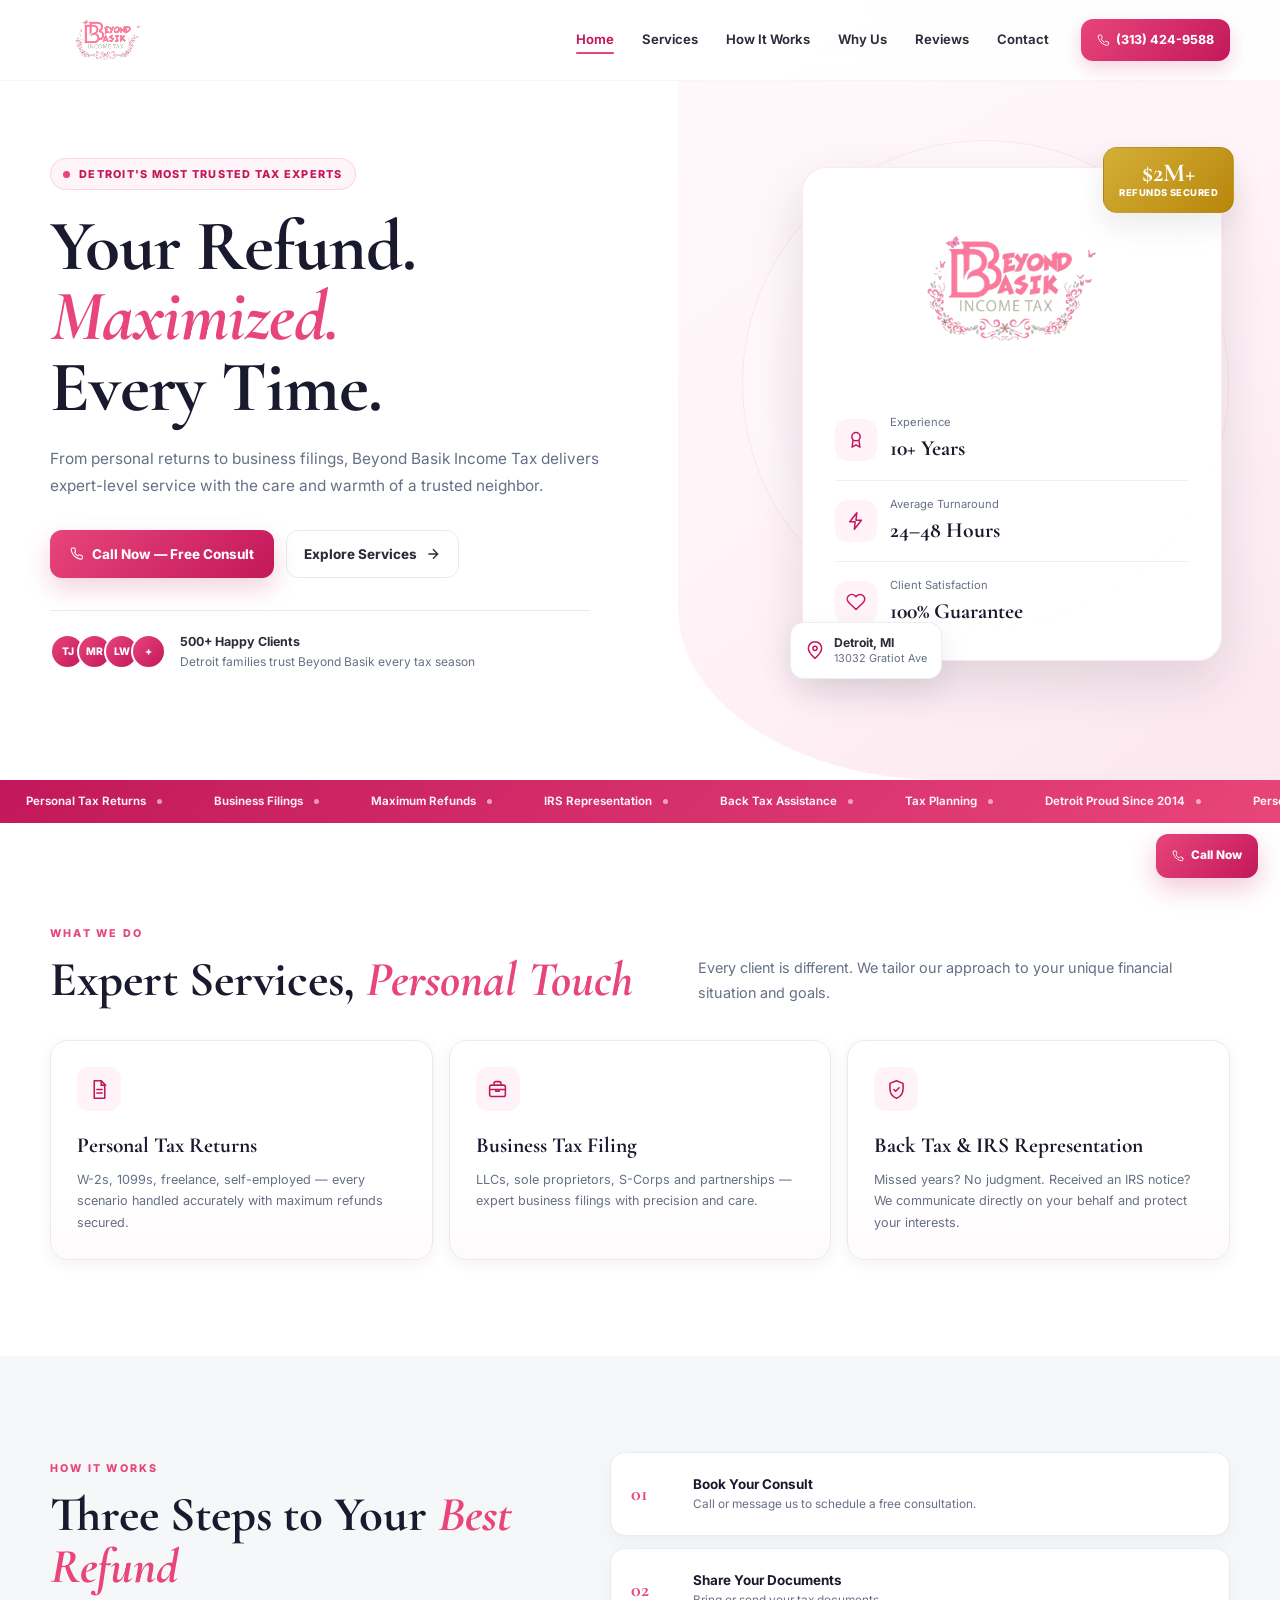
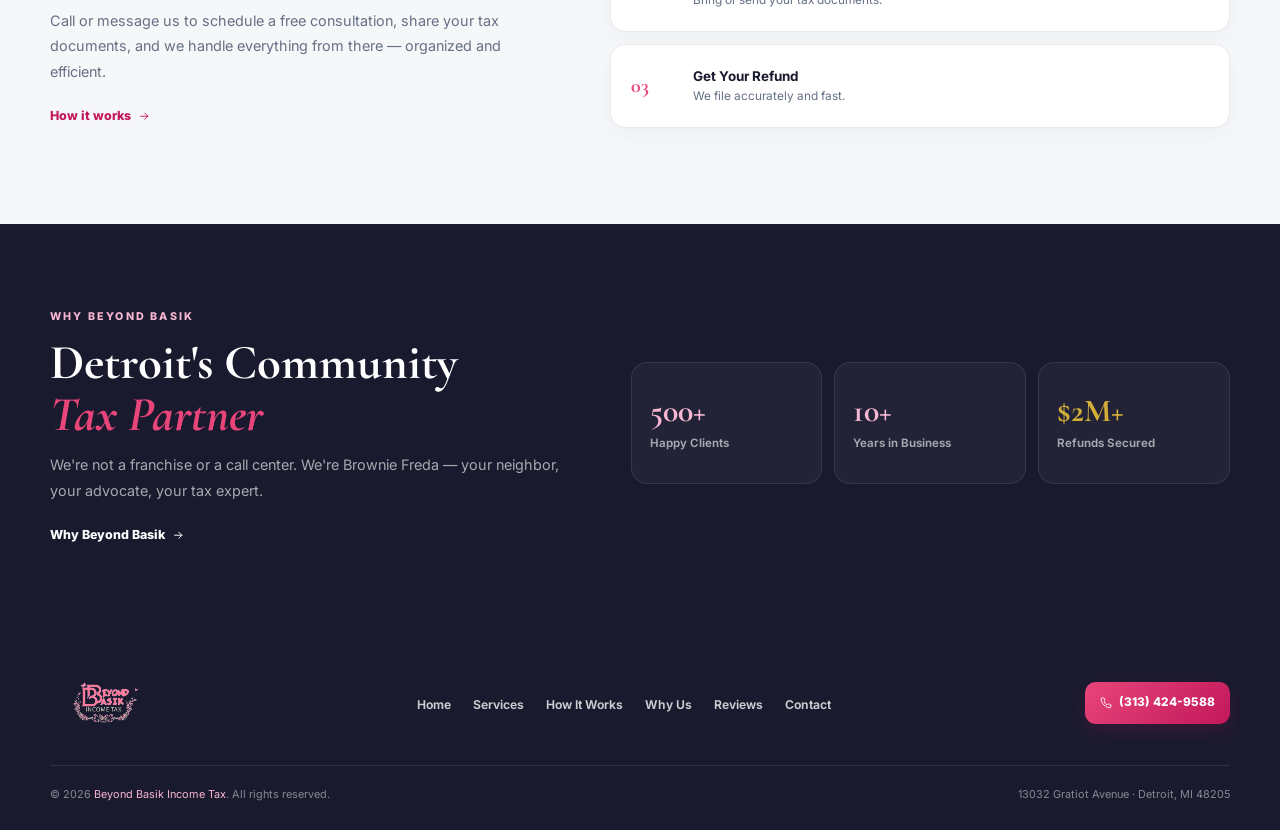
<file: index.html>
<!DOCTYPE html>

<html lang="en">
<head>
<meta charset="utf-8"/>
<meta content="width=device-width,initial-scale=1.0" name="viewport"/>
<title>Beyond Basik Income Tax | Detroit's Premier Tax Experts</title>
<link rel="canonical" href="https://beyond-basik-website.vercel.app/"/>
<meta property="og:url" content="https://beyond-basik-website.vercel.app/"/>
<script>document.documentElement.classList.add('js');try{if(sessionStorage.getItem('bb-route-transition')==='1')document.documentElement.classList.add('route-arrival')}catch(e){}</script>
<link href="https://fonts.googleapis.com/css2?family=Cormorant+Garamond:wght@400;600;700&amp;family=Inter:wght@300;400;500;600;700&amp;display=swap" rel="stylesheet"/>
<link href="assets/img/beyond-basik-logo.png" rel="icon" type="image/png"/>
<link href="assets/css/styles.css?v=20261018-maintenance-1" rel="stylesheet"/>
<meta content="Beyond Basik Income Tax in Detroit helps families with personal tax returns, business filings, back tax assistance, tax planning, and IRS representation." name="description"/><meta content="#E8457A" name="theme-color"/><meta content="website" property="og:type"/><meta content="Beyond Basik Income Tax | Detroit's Premier Tax Experts" property="og:title"/><meta content="Detroit's trusted income tax experts for personal returns, business filings, back tax assistance, and year-round tax planning." property="og:description"/><meta content="https://beyond-basik-website.vercel.app/assets/img/beyond-basik-logo.png" property="og:image"/><meta content="summary_large_image" name="twitter:card"/><script type="application/ld+json">{
  "@context": "https://schema.org",
  "@type": "AccountingService",
  "name": "Beyond Basik Income Tax",
  "image": "/assets/img/beyond-basik-logo.png",
  "telephone": "+1-313-424-9588",
  "address": {
    "@type": "PostalAddress",
    "streetAddress": "13032 Gratiot Avenue",
    "addressLocality": "Detroit",
    "addressRegion": "MI",
    "postalCode": "48205",
    "addressCountry": "US"
  },
  "areaServed": "Detroit, MI",
  "sameAs": [
    "https://www.facebook.com/BrownieFreda",
    "https://www.instagram.com/heartlessfreda"
  ]
}</script></head>
<body>
<!-- LOADER -->
<div id="loader">
<img alt="Beyond Basik" class="loader-logo" src="assets/img/beyond-basik-logo.png"/>
<div class="loader-bar"><div class="loader-fill"></div></div>
</div>
<!-- PAGE TRANSITION LOADER -->
<div id="pageLoader">
<div class="pl-inner">
<div class="pl-logo"><img alt="Beyond Basik" src="assets/img/beyond-basik-logo.png"/></div>
<div class="pl-bar"><div class="pl-fill" id="plFill"></div></div>
<div class="pl-label" id="plLabel">Loading…</div>
</div>
</div>
<!-- MOBILE MENU -->
<div class="mobile-menu" id="mobileMenu" aria-hidden="true" inert>
<div class="mobile-menu-panel" role="dialog" aria-modal="true" aria-label="Site navigation">
<div class="mobile-menu-head">
<a class="mobile-menu-brand" href="/"><img alt="Beyond Basik Income Tax" src="assets/img/beyond-basik-logo.png"/></a>
<button class="mobile-menu-close" type="button" aria-label="Close navigation menu" onclick="toggleMenu()"><span aria-hidden="true">×</span></button>
</div>
<nav class="mobile-menu-links" aria-label="Mobile navigation">
<a href="/" aria-current="page">Home</a>
<a href="/services">Services</a>
<a href="/how-it-works">How It Works</a>
<a href="/why-us">Why Us</a>
<a href="/reviews">Reviews</a>
<a href="/contact">Contact</a>
</nav>
<a class="mobile-menu-phone" href="tel:3134249588"><svg class="ui-icon ui-icon-inline" aria-hidden="true"><use href="/assets/icons/ui.svg#phone"></use></svg><span>(313) 424-9588</span></a>
</div>
</div>
<!-- NAV -->
<nav id="nav">
<div class="nav-inner">
<a class="nav-brand" href="/"><img alt="Beyond Basik Income Tax" src="assets/img/beyond-basik-logo.png"/></a>
<ul class="nav-links">
<li><a href="/" aria-current="page">Home</a></li>
<li><a href="/services">Services</a></li>
<li><a href="/how-it-works">How It Works</a></li>
<li><a href="/why-us">Why Us</a></li>
<li><a href="/reviews">Reviews</a></li>
<li><a href="/contact">Contact</a></li>
</ul>
<div class="nav-pill-wrap">
<a class="nav-pill ripple" href="tel:3134249588"><svg class="ui-icon ui-icon-inline" aria-hidden="true"><use href="/assets/icons/ui.svg#phone"></use></svg><span>(313) 424-9588</span></a>
</div>
<button class="hamburger" id="menuToggle" type="button" aria-label="Open navigation menu" aria-controls="mobileMenu" aria-expanded="false" onclick="toggleMenu()"><span></span><span></span><span></span></button>
</div>
</nav>
<!-- HERO -->
<section id="hero">
<div class="hero-bg-shape"></div>
<div class="hero-left">
<div class="hero-eyebrow">Detroit's Most Trusted Tax Experts</div>
<h1>Your Refund.<br/><em>Maximized.</em><br/>Every Time.</h1>
<p class="hero-desc">From personal returns to business filings, Beyond Basik Income Tax delivers expert-level service with the care and warmth of a trusted neighbor.</p>
<div class="hero-actions">
<a class="btn-rose ripple" href="tel:3134249588"><svg class="ui-icon ui-icon-inline" aria-hidden="true"><use href="/assets/icons/ui.svg#phone"></use></svg><span>Call Now — Free Consult</span></a>
<a class="btn-ghost" href="/services">Explore Services <svg fill="none" height="16" stroke="currentColor" stroke-width="2" viewbox="0 0 24 24" width="16"><path d="M5 12h14M12 5l7 7-7 7"></path></svg></a>
</div>
<div class="hero-trust">
<div class="trust-avatars">
<span>TJ</span><span>MR</span><span>LW</span><span>+</span>
</div>
<div class="trust-text">
<strong>500+ Happy Clients</strong>
        Detroit families trust Beyond Basik every tax season
      </div>
</div>
</div>
<div class="hero-right">
<div class="hero-card-stack">
<div class="float-badge">
<div class="fb-num">$2M+</div>
<div class="fb-txt">REFUNDS SECURED</div>
</div>
<div class="hero-main-card">
<div class="hero-logo-wrap">
<img alt="Beyond Basik Income Tax" src="assets/img/beyond-basik-logo.png"/>
</div>
<div class="hero-card-stat">
<div class="hcs-icon"><svg class="ui-icon" aria-hidden="true"><use href="/assets/icons/ui.svg#award"></use></svg></div>
<div><div class="hcs-label">Experience</div><div class="hcs-val">10+ Years</div></div>
</div>
<div class="hero-card-stat">
<div class="hcs-icon"><svg class="ui-icon" aria-hidden="true"><use href="/assets/icons/ui.svg#bolt"></use></svg></div>
<div><div class="hcs-label">Average Turnaround</div><div class="hcs-val">24–48 Hours</div></div>
</div>
<div class="hero-card-stat">
<div class="hcs-icon"><svg class="ui-icon" aria-hidden="true"><use href="/assets/icons/ui.svg#heart"></use></svg></div>
<div><div class="hcs-label">Client Satisfaction</div><div class="hcs-val">100% Guarantee</div></div>
</div>
</div>
<div class="float-badge2">
<div class="fb2-icon"><svg class="ui-icon" aria-hidden="true"><use href="/assets/icons/ui.svg#map-pin"></use></svg></div>
<div class="fb2-text"><strong>Detroit, MI</strong>13032 Gratiot Ave</div>
</div>
</div>
</div>
</section>
<!-- MARQUEE -->
<div aria-hidden="true" class="marquee-section">
<div class="marquee-track" id="mtrack">
<span class="marquee-item">Personal Tax Returns <span class="marquee-dot"></span></span>
<span class="marquee-item">Business Filings <span class="marquee-dot"></span></span>
<span class="marquee-item">Maximum Refunds <span class="marquee-dot"></span></span>
<span class="marquee-item">IRS Representation <span class="marquee-dot"></span></span>
<span class="marquee-item">Back Tax Assistance <span class="marquee-dot"></span></span>
<span class="marquee-item">Tax Planning <span class="marquee-dot"></span></span>
<span class="marquee-item">Detroit Proud Since 2014 <span class="marquee-dot"></span></span>
<span class="marquee-item">Personal Tax Returns <span class="marquee-dot"></span></span>
<span class="marquee-item">Business Filings <span class="marquee-dot"></span></span>
<span class="marquee-item">Maximum Refunds <span class="marquee-dot"></span></span>
<span class="marquee-item">IRS Representation <span class="marquee-dot"></span></span>
<span class="marquee-item">Back Tax Assistance <span class="marquee-dot"></span></span>
<span class="marquee-item">Tax Planning <span class="marquee-dot"></span></span>
<span class="marquee-item">Detroit Proud Since 2014 <span class="marquee-dot"></span></span>
</div>
</div>
<!-- SERVICES OVERVIEW -->
<section class="section home-services-overview" aria-labelledby="home-services-title">
<div class="home-section-heading">
<div>
<span class="section-label">What We Do</span>
<h2 class="section-title" id="home-services-title">Expert Services, <em>Personal Touch</em></h2>
</div>
<p class="section-body">Every client is different. We tailor our approach to your unique financial situation and goals.</p>
</div>
<div class="home-services-grid">
<article class="home-service-card">
<div class="home-service-icon"><svg class="ui-icon" aria-hidden="true"><use href="/assets/icons/ui.svg#file"></use></svg></div>
<h3>Personal Tax Returns</h3>
<p>W-2s, 1099s, freelance, self-employed — every scenario handled accurately with maximum refunds secured.</p>
</article>
<article class="home-service-card">
<div class="home-service-icon"><svg class="ui-icon" aria-hidden="true"><use href="/assets/icons/ui.svg#briefcase"></use></svg></div>
<h3>Business Tax Filing</h3>
<p>LLCs, sole proprietors, S-Corps and partnerships — expert business filings with precision and care.</p>
</article>
<article class="home-service-card">
<div class="home-service-icon"><svg class="ui-icon" aria-hidden="true"><use href="/assets/icons/ui.svg#shield"></use></svg></div>
<h3>Back Tax &amp; IRS Representation</h3>
<p>Missed years? No judgment. Received an IRS notice? We communicate directly on your behalf and protect your interests.</p>
</article>
</div>
</section>
<!-- PROCESS OVERVIEW -->
<section class="section home-process-overview" aria-labelledby="home-process-title">
<div class="home-process-inner">
<div class="home-process-copy">
<span class="section-label">How It Works</span>
<h2 class="section-title" id="home-process-title">Three Steps to Your <em>Best Refund</em></h2>
<p class="section-body">Call or message us to schedule a free consultation, share your tax documents, and we handle everything from there — organized and efficient.</p>
<a class="text-link" href="/how-it-works">How it works <svg class="ui-icon ui-icon-inline" aria-hidden="true"><use href="/assets/icons/ui.svg#arrow-right"></use></svg></a>
</div>
<div class="home-process-steps" aria-label="Three-step filing process">
<div class="home-process-step"><span>01</span><div><strong>Book Your Consult</strong><p>Call or message us to schedule a free consultation.</p></div></div>
<div class="home-process-step"><span>02</span><div><strong>Share Your Documents</strong><p>Bring or send your tax documents.</p></div></div>
<div class="home-process-step"><span>03</span><div><strong>Get Your Refund</strong><p>We file accurately and fast.</p></div></div>
</div>
</div>
</section>
<!-- WHY PREVIEW -->
<section class="section home-why-preview" id="home-why-preview">
<div class="home-why-preview-inner">
<div class="home-why-preview-copy">
<span class="section-label">Why Beyond Basik</span>
<h2 class="section-title">Detroit's Community<br/><em>Tax Partner</em></h2>
<p class="section-body">We're not a franchise or a call center. We're Brownie Freda — your neighbor, your advocate, your tax expert.</p>
<a class="text-link text-link-light" href="/why-us">Why Beyond Basik <svg class="ui-icon ui-icon-inline" aria-hidden="true"><use href="/assets/icons/ui.svg#arrow-right"></use></svg></a>
</div>
<div class="home-trust-grid" aria-label="Beyond Basik trust highlights">
<div class="home-trust-item"><strong>500+</strong><span>Happy Clients</span></div>
<div class="home-trust-item"><strong>10+</strong><span>Years in Business</span></div>
<div class="home-trust-item"><strong>$2M+</strong><span>Refunds Secured</span></div>
</div>
</div>
</section>
<!-- FOOTER -->
<footer>
<div class="footer-inner">
<a href="/"><img alt="Beyond Basik" class="footer-brand" src="assets/img/beyond-basik-logo.png"/></a>
<ul class="footer-links">
<li><a href="/">Home</a></li>
<li><a href="/services">Services</a></li>
<li><a href="/how-it-works">How It Works</a></li>
<li><a href="/why-us">Why Us</a></li>
<li><a href="/reviews">Reviews</a></li>
<li><a href="/contact">Contact</a></li>
</ul>
<a class="footer-cta" href="tel:3134249588"><svg class="ui-icon ui-icon-inline" aria-hidden="true"><use href="/assets/icons/ui.svg#phone"></use></svg><span>(313) 424-9588</span></a>
</div>
<div class="footer-bottom">
<div class="footer-copy">© 2026 <span>Beyond Basik Income Tax</span>. All rights reserved.</div>
<div class="footer-copy">13032 Gratiot Avenue · Detroit, MI 48205</div>
</div>
</footer>
<!-- FLOATING ELEMENTS -->
<a class="fab ripple" href="tel:3134249588"><svg class="ui-icon ui-icon-inline" aria-hidden="true"><use href="/assets/icons/ui.svg#phone"></use></svg><span>Call Now</span></a>
<button class="scroll-top" id="stBtn" type="button" aria-label="Scroll to top" onclick="window.scrollTo({top:0,behavior:'smooth'})"><svg class="ui-icon" aria-hidden="true"><use href="/assets/icons/ui.svg#arrow-up"></use></svg></button>
<!-- WELCOME POPUP -->
<div class="overlay" id="wPop">
<div class="popup">
<button class="popup-x" type="button" aria-label="Close welcome dialog" onclick="closeP('wPop')">✕</button>
<img alt="Beyond Basik" class="pop-logo" src="assets/img/beyond-basik-logo.png"/>
<h2>Welcome to <em>Beyond Basik!</em></h2>
<p>Detroit's most trusted income tax experts — ready to maximize your refund this season.</p>
<div class="pop-badge"><svg class="ui-icon ui-icon-inline" aria-hidden="true"><use href="/assets/icons/ui.svg#sparkle"></use></svg><span>Free Consultation Available</span></div>
<button class="pop-cta ripple" onclick="window.location.href='tel:3134249588';closeP('wPop')"><svg class="ui-icon ui-icon-inline" aria-hidden="true"><use href="/assets/icons/ui.svg#phone"></use></svg><span>Call (313) 424-9588</span></button>
<button type="button" class="pop-skip" onclick="closeP('wPop')">No thanks, I'll browse first</button>
</div>
</div>
<!-- EXIT POPUP -->
<div class="overlay" id="ePop">
<div class="popup dark-pop">
<button class="popup-x" type="button" aria-label="Close exit dialog" onclick="closeP('ePop')">✕</button>
<div class="exit-pop-icon"><svg class="ui-icon" aria-hidden="true"><use href="/assets/icons/ui.svg#dollar"></use></svg></div>
<h2>Don't Leave <em>Money</em> Behind!</h2>
<p>The average Detroit family misses hundreds in unclaimed refunds. Let Brownie Freda find every dollar you deserve.</p>
<div class="pop-badge"><svg class="ui-icon ui-icon-inline" aria-hidden="true"><use href="/assets/icons/ui.svg#sparkle"></use></svg><span>One Quick Call Changes Everything</span></div>
<button class="pop-cta ripple" onclick="window.location.href='tel:3134249588';closeP('ePop')"><svg class="ui-icon ui-icon-inline" aria-hidden="true"><use href="/assets/icons/ui.svg#phone"></use></svg><span>(313) 424-9588</span></button>
<button type="button" class="pop-skip" onclick="closeP('ePop')">I'll figure it out myself</button>
</div>
</div>

<script src="assets/js/main.js?v=20261018-maintenance-1"></script></body>
</html>
</file>
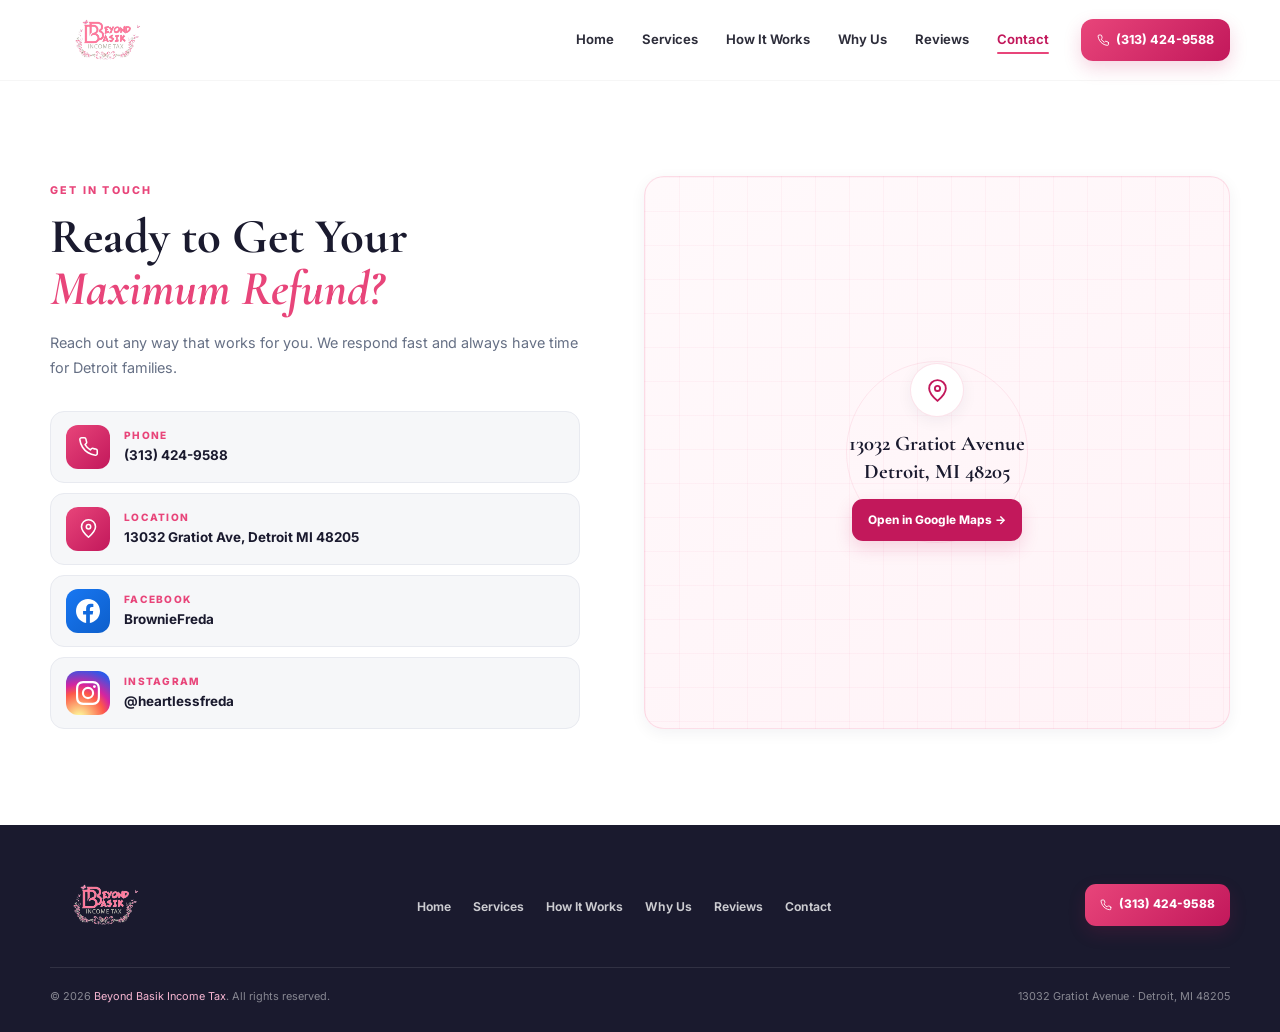
<file: contact/index.html>
<!DOCTYPE html>
<html lang="en">
<head>
<meta charset="utf-8"/>
<meta content="width=device-width,initial-scale=1.0" name="viewport"/>
<title>Contact Beyond Basik Income Tax | Detroit, MI</title>
<link rel="canonical" href="https://beyond-basik-website.vercel.app/contact"/>
<meta property="og:url" content="https://beyond-basik-website.vercel.app/contact"/>
<script>document.documentElement.classList.add('js');try{if(sessionStorage.getItem('bb-route-transition')==='1')document.documentElement.classList.add('route-arrival')}catch(e){}</script>
<link href="https://fonts.googleapis.com/css2?family=Cormorant+Garamond:wght@400;600;700&amp;family=Inter:wght@300;400;500;600;700&amp;display=swap" rel="stylesheet"/>
<link href="/assets/img/beyond-basik-logo.png" rel="icon" type="image/png"/>
<link href="/assets/css/styles.css?v=20261018-maintenance-1" rel="stylesheet"/>
<meta content="Contact Beyond Basik Income Tax by phone, Facebook, Instagram, or visit 13032 Gratiot Avenue, Detroit, MI 48205." name="description"/>
<meta content="#E8457A" name="theme-color"/>
<meta content="website" property="og:type"/>
<meta content="Contact Beyond Basik Income Tax | Detroit, MI" property="og:title"/>
<meta content="Contact Beyond Basik Income Tax by phone, Facebook, Instagram, or visit 13032 Gratiot Avenue, Detroit, MI 48205." property="og:description"/>
<meta content="https://beyond-basik-website.vercel.app/assets/img/beyond-basik-logo.png" property="og:image"/>
<meta content="summary_large_image" name="twitter:card"/>
<script type="application/ld+json">{
  "@context": "https://schema.org",
  "@type": "AccountingService",
  "name": "Beyond Basik Income Tax",
  "image": "/assets/img/beyond-basik-logo.png",
  "telephone": "+1-313-424-9588",
  "address": {
    "@type": "PostalAddress",
    "streetAddress": "13032 Gratiot Avenue",
    "addressLocality": "Detroit",
    "addressRegion": "MI",
    "postalCode": "48205",
    "addressCountry": "US"
  },
  "areaServed": "Detroit, MI",
  "sameAs": [
    "https://www.facebook.com/BrownieFreda",
    "https://www.instagram.com/heartlessfreda"
  ]
}</script>
</head>
<body class="inner-page">
<div id="loader">
<img alt="Beyond Basik" class="loader-logo" src="/assets/img/beyond-basik-logo.png"/>
<div class="loader-bar"><div class="loader-fill"></div></div>
</div>
<div id="pageLoader">
<div class="pl-inner">
<div class="pl-logo"><img alt="Beyond Basik" src="/assets/img/beyond-basik-logo.png"/></div>
<div class="pl-bar"><div class="pl-fill" id="plFill"></div></div>
<div class="pl-label" id="plLabel">Loading…</div>
</div>
</div>
<div class="mobile-menu" id="mobileMenu" aria-hidden="true" inert>
<div class="mobile-menu-panel" role="dialog" aria-modal="true" aria-label="Site navigation">
<div class="mobile-menu-head">
<a class="mobile-menu-brand" href="/"><img alt="Beyond Basik Income Tax" src="/assets/img/beyond-basik-logo.png"/></a>
<button class="mobile-menu-close" type="button" aria-label="Close navigation menu" onclick="toggleMenu()"><span aria-hidden="true">×</span></button>
</div>
<nav class="mobile-menu-links" aria-label="Mobile navigation">
<a href="/">Home</a>
<a href="/services">Services</a>
<a href="/how-it-works">How It Works</a>
<a href="/why-us">Why Us</a>
<a href="/reviews">Reviews</a>
<a href="/contact" aria-current="page">Contact</a>
</nav>
<a class="mobile-menu-phone" href="tel:3134249588"><svg class="ui-icon ui-icon-inline" aria-hidden="true"><use href="/assets/icons/ui.svg#phone"></use></svg><span>(313) 424-9588</span></a>
</div>
</div>
<nav id="nav">
<div class="nav-inner">
<a class="nav-brand" href="/"><img alt="Beyond Basik Income Tax" src="/assets/img/beyond-basik-logo.png"/></a>
<ul class="nav-links">
<li><a href="/">Home</a></li>
<li><a href="/services">Services</a></li>
<li><a href="/how-it-works">How It Works</a></li>
<li><a href="/why-us">Why Us</a></li>
<li><a href="/reviews">Reviews</a></li>
<li><a href="/contact" aria-current="page">Contact</a></li>
</ul>
<div class="nav-pill-wrap">
<a class="nav-pill ripple" href="tel:3134249588"><svg class="ui-icon ui-icon-inline" aria-hidden="true"><use href="/assets/icons/ui.svg#phone"></use></svg><span>(313) 424-9588</span></a>
</div>
<button class="hamburger" id="menuToggle" type="button" aria-label="Open navigation menu" aria-controls="mobileMenu" aria-expanded="false" onclick="toggleMenu()"><span></span><span></span><span></span></button>
</div>
</nav>
<main class="page-main">
<section class="section" id="contact">
<div class="contact-inner">
<div>
<span class="section-label">Get In Touch</span>
<h1 class="section-title reveal-left">Ready to Get Your<br/><em>Maximum Refund?</em></h1>
<p class="section-body reveal-left">Reach out any way that works for you. We respond fast and always have time for Detroit families.</p>
<div class="contact-cards">
<a class="cc reveal" href="tel:3134249588"><div class="cc-icon"><svg class="ui-icon" aria-hidden="true"><use href="/assets/icons/ui.svg#phone"></use></svg></div><div><div class="cc-label">Phone</div><div class="cc-val">(313) 424-9588</div></div></a>
<a class="cc reveal" href="https://maps.google.com/?q=13032+Gratiot+Avenue+Detroit+MI+48205" rel="noopener noreferrer" target="_blank"><div class="cc-icon"><svg class="ui-icon" aria-hidden="true"><use href="/assets/icons/ui.svg#map-pin"></use></svg></div><div><div class="cc-label">Location</div><div class="cc-val">13032 Gratiot Ave, Detroit MI 48205</div></div></a>
<a class="cc reveal" href="https://www.facebook.com/BrownieFreda" rel="noopener noreferrer" target="_blank"><div class="cc-icon cc-icon-facebook"><svg fill="white" height="24" viewbox="0 0 24 24" width="24" xmlns="http://www.w3.org/2000/svg"><path d="M24 12.073C24 5.406 18.627 0 12 0S0 5.406 0 12.073C0 18.1 4.388 23.094 10.125 24v-8.437H7.078v-3.49h3.047v-2.66c0-3.025 1.792-4.697 4.533-4.697 1.312 0 2.686.236 2.686.236v2.97h-1.513c-1.491 0-1.956.93-1.956 1.874v2.277h3.328l-.532 3.49h-2.796V24C19.612 23.094 24 18.1 24 12.073z"></path></svg></div><div><div class="cc-label">Facebook</div><div class="cc-val">BrownieFreda</div></div></a>
<a class="cc reveal" href="https://www.instagram.com/heartlessfreda" rel="noopener noreferrer" target="_blank"><div class="cc-icon cc-icon-instagram"><svg fill="white" height="24" viewbox="0 0 24 24" width="24" xmlns="http://www.w3.org/2000/svg"><path d="M12 2.163c3.204 0 3.584.012 4.85.07 3.252.148 4.771 1.691 4.919 4.919.058 1.265.069 1.645.069 4.849 0 3.205-.012 3.584-.069 4.849-.149 3.225-1.664 4.771-4.919 4.919-1.266.058-1.644.07-4.85.07-3.204 0-3.584-.012-4.849-.07-3.26-.149-4.771-1.699-4.919-4.92-.058-1.265-.07-1.644-.07-4.849 0-3.204.013-3.583.07-4.849.149-3.227 1.664-4.771 4.919-4.919 1.266-.057 1.645-.069 4.849-.069zM12 0C8.741 0 8.333.014 7.053.072 2.695.272.273 2.69.073 7.052.014 8.333 0 8.741 0 12c0 3.259.014 3.668.072 4.948.2 4.358 2.618 6.78 6.98 6.98C8.333 23.986 8.741 24 12 24c3.259 0 3.668-.014 4.948-.072 4.354-.2 6.782-2.618 6.979-6.98.059-1.28.073-1.689.073-4.948 0-3.259-.014-3.667-.072-4.947-.196-4.354-2.617-6.78-6.979-6.98C15.668.014 15.259 0 12 0zm0 5.838a6.162 6.162 0 100 12.324 6.162 6.162 0 000-12.324zM12 16a4 4 0 110-8 4 4 0 010 8zm6.406-11.845a1.44 1.44 0 100 2.881 1.44 1.44 0 000-2.881z"></path></svg></div><div><div class="cc-label">Instagram</div><div class="cc-val">@heartlessfreda</div></div></a>
</div>
<div class="social-strip">
<a class="social-pill" href="tel:3134249588"><svg class="ui-icon ui-icon-inline" aria-hidden="true"><use href="/assets/icons/ui.svg#phone"></use></svg><span>Call</span></a>
<a class="social-pill" href="https://www.facebook.com/BrownieFreda" rel="noopener noreferrer" target="_blank"><svg fill="currentColor" height="16" viewbox="0 0 24 24" width="16" xmlns="http://www.w3.org/2000/svg"><path d="M24 12.073C24 5.406 18.627 0 12 0S0 5.406 0 12.073C0 18.1 4.388 23.094 10.125 24v-8.437H7.078v-3.49h3.047v-2.66c0-3.025 1.792-4.697 4.533-4.697 1.312 0 2.686.236 2.686.236v2.97h-1.513c-1.491 0-1.956.93-1.956 1.874v2.277h3.328l-.532 3.49h-2.796V24C19.612 23.094 24 18.1 24 12.073z"></path></svg> Facebook</a>
<a class="social-pill" href="https://www.instagram.com/heartlessfreda" rel="noopener noreferrer" target="_blank"><svg fill="currentColor" height="16" viewbox="0 0 24 24" width="16" xmlns="http://www.w3.org/2000/svg"><path d="M12 2.163c3.204 0 3.584.012 4.85.07 3.252.148 4.771 1.691 4.919 4.919.058 1.265.069 1.645.069 4.849 0 3.205-.012 3.584-.069 4.849-.149 3.225-1.664 4.771-4.919 4.919-1.266.058-1.644.07-4.85.07-3.204 0-3.584-.012-4.849-.07-3.26-.149-4.771-1.699-4.919-4.92-.058-1.265-.07-1.644-.07-4.849 0-3.204.013-3.583.07-4.849.149-3.227 1.664-4.771 4.919-4.919 1.266-.057 1.645-.069 4.849-.069zM12 0C8.741 0 8.333.014 7.053.072 2.695.272.273 2.69.073 7.052.014 8.333 0 8.741 0 12c0 3.259.014 3.668.072 4.948.2 4.358 2.618 6.78 6.98 6.98C8.333 23.986 8.741 24 12 24c3.259 0 3.668-.014 4.948-.072 4.354-.2 6.782-2.618 6.979-6.98.059-1.28.073-1.689.073-4.948 0-3.259-.014-3.667-.072-4.947-.196-4.354-2.617-6.78-6.979-6.98C15.668.014 15.259 0 12 0zm0 5.838a6.162 6.162 0 100 12.324 6.162 6.162 0 000-12.324zM12 16a4 4 0 110-8 4 4 0 010 8zm6.406-11.845a1.44 1.44 0 100 2.881 1.44 1.44 0 000-2.881z"></path></svg> Instagram</a>
</div>
</div>
<div class="reveal-right">
<div class="map-embed">
<div class="map-icon"><svg class="ui-icon" aria-hidden="true"><use href="/assets/icons/ui.svg#map-pin"></use></svg></div>
<p>13032 Gratiot Avenue<br/>Detroit, MI 48205</p>
<a href="https://maps.google.com/?q=13032+Gratiot+Avenue+Detroit+MI+48205" rel="noopener noreferrer" target="_blank">Open in Google Maps →</a>
</div>
</div>
</div>
</section>
</main>
<footer>
<div class="footer-inner">
<a href="/"><img alt="Beyond Basik" class="footer-brand" src="/assets/img/beyond-basik-logo.png"/></a>
<ul class="footer-links">
<li><a href="/">Home</a></li>
<li><a href="/services">Services</a></li>
<li><a href="/how-it-works">How It Works</a></li>
<li><a href="/why-us">Why Us</a></li>
<li><a href="/reviews">Reviews</a></li>
<li><a href="/contact">Contact</a></li>
</ul>
<a class="footer-cta" href="tel:3134249588"><svg class="ui-icon ui-icon-inline" aria-hidden="true"><use href="/assets/icons/ui.svg#phone"></use></svg><span>(313) 424-9588</span></a>
</div>
<div class="footer-bottom">
<div class="footer-copy">© 2026 <span>Beyond Basik Income Tax</span>. All rights reserved.</div>
<div class="footer-copy">13032 Gratiot Avenue · Detroit, MI 48205</div>
</div>
</footer>
<a class="fab ripple" href="tel:3134249588"><svg class="ui-icon ui-icon-inline" aria-hidden="true"><use href="/assets/icons/ui.svg#phone"></use></svg><span>Call Now</span></a>
<button class="scroll-top" id="stBtn" type="button" aria-label="Scroll to top" onclick="window.scrollTo({top:0,behavior:'smooth'})"><svg class="ui-icon" aria-hidden="true"><use href="/assets/icons/ui.svg#arrow-up"></use></svg></button>
<script src="/assets/js/main.js?v=20261018-maintenance-1"></script>
</body>
</html>
</file>
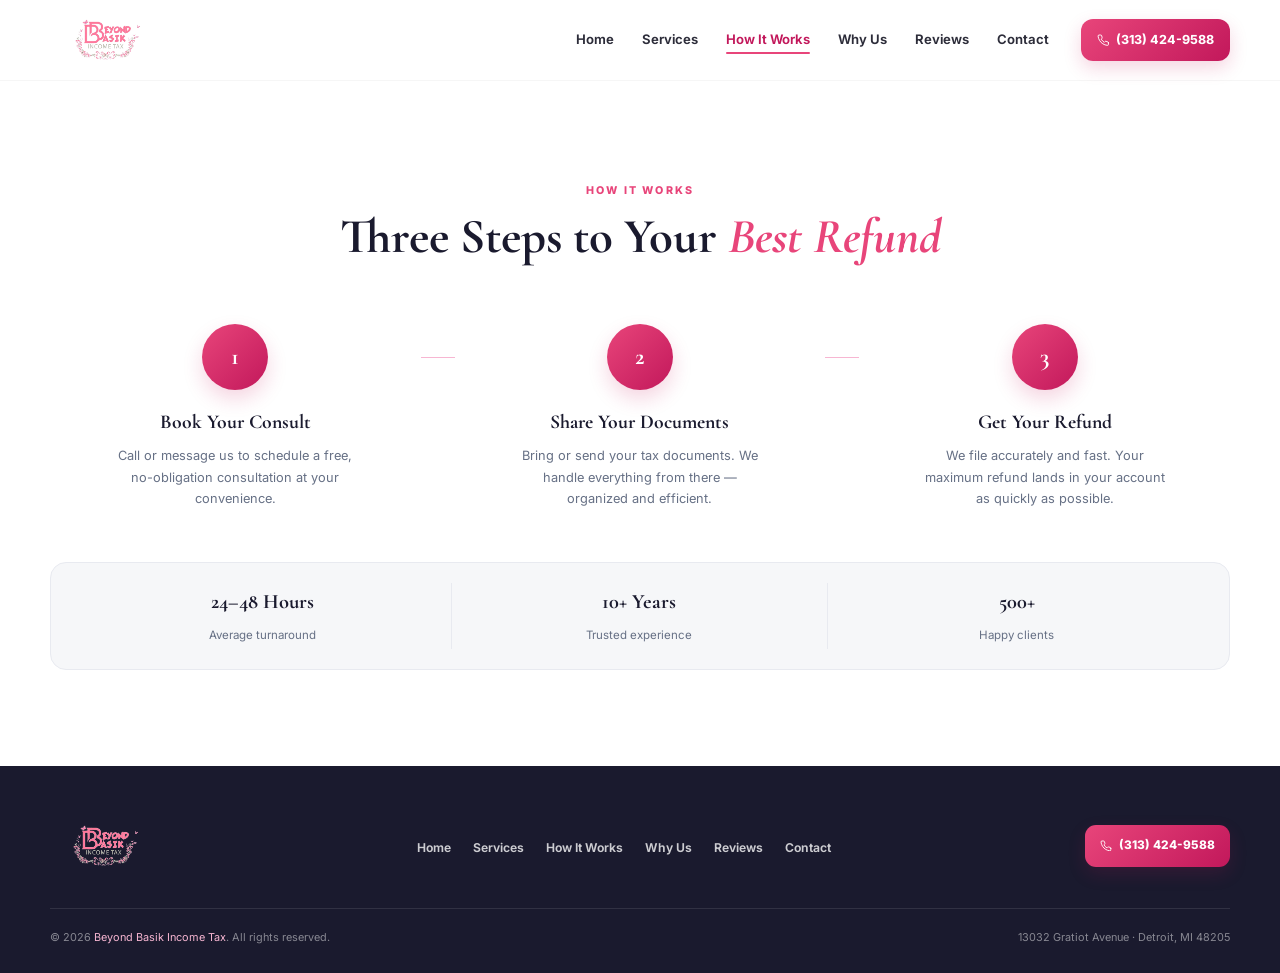
<file: how-it-works/index.html>
<!DOCTYPE html>
<html lang="en">
<head>
<meta charset="utf-8"/>
<meta content="width=device-width,initial-scale=1.0" name="viewport"/>
<title>How It Works | Beyond Basik Income Tax</title>
<link rel="canonical" href="https://beyond-basik-website.vercel.app/how-it-works"/>
<meta property="og:url" content="https://beyond-basik-website.vercel.app/how-it-works"/>
<script>document.documentElement.classList.add('js');try{if(sessionStorage.getItem('bb-route-transition')==='1')document.documentElement.classList.add('route-arrival')}catch(e){}</script>
<link href="https://fonts.googleapis.com/css2?family=Cormorant+Garamond:wght@400;600;700&amp;family=Inter:wght@300;400;500;600;700&amp;display=swap" rel="stylesheet"/>
<link href="/assets/img/beyond-basik-logo.png" rel="icon" type="image/png"/>
<link href="/assets/css/styles.css?v=20261018-maintenance-1" rel="stylesheet"/>
<meta content="See the three-step Beyond Basik Income Tax process: book your consultation, share your documents, and get your refund." name="description"/>
<meta content="#E8457A" name="theme-color"/>
<meta content="website" property="og:type"/>
<meta content="How It Works | Beyond Basik Income Tax" property="og:title"/>
<meta content="See the three-step Beyond Basik Income Tax process: book your consultation, share your documents, and get your refund." property="og:description"/>
<meta content="https://beyond-basik-website.vercel.app/assets/img/beyond-basik-logo.png" property="og:image"/>
<meta content="summary_large_image" name="twitter:card"/>
<script type="application/ld+json">{
  "@context": "https://schema.org",
  "@type": "AccountingService",
  "name": "Beyond Basik Income Tax",
  "image": "/assets/img/beyond-basik-logo.png",
  "telephone": "+1-313-424-9588",
  "address": {
    "@type": "PostalAddress",
    "streetAddress": "13032 Gratiot Avenue",
    "addressLocality": "Detroit",
    "addressRegion": "MI",
    "postalCode": "48205",
    "addressCountry": "US"
  },
  "areaServed": "Detroit, MI",
  "sameAs": [
    "https://www.facebook.com/BrownieFreda",
    "https://www.instagram.com/heartlessfreda"
  ]
}</script>
</head>
<body class="inner-page compact-page">
<div id="loader">
<img alt="Beyond Basik" class="loader-logo" src="/assets/img/beyond-basik-logo.png"/>
<div class="loader-bar"><div class="loader-fill"></div></div>
</div>
<div id="pageLoader">
<div class="pl-inner">
<div class="pl-logo"><img alt="Beyond Basik" src="/assets/img/beyond-basik-logo.png"/></div>
<div class="pl-bar"><div class="pl-fill" id="plFill"></div></div>
<div class="pl-label" id="plLabel">Loading…</div>
</div>
</div>
<div class="mobile-menu" id="mobileMenu" aria-hidden="true" inert>
<div class="mobile-menu-panel" role="dialog" aria-modal="true" aria-label="Site navigation">
<div class="mobile-menu-head">
<a class="mobile-menu-brand" href="/"><img alt="Beyond Basik Income Tax" src="/assets/img/beyond-basik-logo.png"/></a>
<button class="mobile-menu-close" type="button" aria-label="Close navigation menu" onclick="toggleMenu()"><span aria-hidden="true">×</span></button>
</div>
<nav class="mobile-menu-links" aria-label="Mobile navigation">
<a href="/">Home</a>
<a href="/services">Services</a>
<a href="/how-it-works" aria-current="page">How It Works</a>
<a href="/why-us">Why Us</a>
<a href="/reviews">Reviews</a>
<a href="/contact">Contact</a>
</nav>
<a class="mobile-menu-phone" href="tel:3134249588"><svg class="ui-icon ui-icon-inline" aria-hidden="true"><use href="/assets/icons/ui.svg#phone"></use></svg><span>(313) 424-9588</span></a>
</div>
</div>
<nav id="nav">
<div class="nav-inner">
<a class="nav-brand" href="/"><img alt="Beyond Basik Income Tax" src="/assets/img/beyond-basik-logo.png"/></a>
<ul class="nav-links">
<li><a href="/">Home</a></li>
<li><a href="/services">Services</a></li>
<li><a href="/how-it-works" aria-current="page">How It Works</a></li>
<li><a href="/why-us">Why Us</a></li>
<li><a href="/reviews">Reviews</a></li>
<li><a href="/contact">Contact</a></li>
</ul>
<div class="nav-pill-wrap">
<a class="nav-pill ripple" href="tel:3134249588"><svg class="ui-icon ui-icon-inline" aria-hidden="true"><use href="/assets/icons/ui.svg#phone"></use></svg><span>(313) 424-9588</span></a>
</div>
<button class="hamburger" id="menuToggle" type="button" aria-label="Open navigation menu" aria-controls="mobileMenu" aria-expanded="false" onclick="toggleMenu()"><span></span><span></span><span></span></button>
</div>
</nav>
<main class="page-main">
<section class="section" id="process">
<div class="reveal">
<span class="section-label">How It Works</span>
<h1 class="section-title">Three Steps to Your <em>Best Refund</em></h1>
</div>
<div class="process-grid">
<div class="process-step reveal">
<div class="ps-num">1</div>
<div class="ps-title">Book Your Consult</div>
<p class="ps-body">Call or message us to schedule a free, no-obligation consultation at your convenience.</p>
</div>
<div class="process-step reveal">
<div class="ps-num">2</div>
<div class="ps-title">Share Your Documents</div>
<p class="ps-body">Bring or send your tax documents. We handle everything from there — organized and efficient.</p>
</div>
<div class="process-step reveal">
<div class="ps-num">3</div>
<div class="ps-title">Get Your Refund</div>
<p class="ps-body">We file accurately and fast. Your maximum refund lands in your account as quickly as possible.</p>
</div>
</div>
<div class="process-proof" aria-label="Beyond Basik service highlights">
<div><strong>24–48 Hours</strong><span>Average turnaround</span></div>
<div><strong>10+ Years</strong><span>Trusted experience</span></div>
<div><strong>500+</strong><span>Happy clients</span></div>
</div>
</section>
</main>
<footer>
<div class="footer-inner">
<a href="/"><img alt="Beyond Basik" class="footer-brand" src="/assets/img/beyond-basik-logo.png"/></a>
<ul class="footer-links">
<li><a href="/">Home</a></li>
<li><a href="/services">Services</a></li>
<li><a href="/how-it-works">How It Works</a></li>
<li><a href="/why-us">Why Us</a></li>
<li><a href="/reviews">Reviews</a></li>
<li><a href="/contact">Contact</a></li>
</ul>
<a class="footer-cta" href="tel:3134249588"><svg class="ui-icon ui-icon-inline" aria-hidden="true"><use href="/assets/icons/ui.svg#phone"></use></svg><span>(313) 424-9588</span></a>
</div>
<div class="footer-bottom">
<div class="footer-copy">© 2026 <span>Beyond Basik Income Tax</span>. All rights reserved.</div>
<div class="footer-copy">13032 Gratiot Avenue · Detroit, MI 48205</div>
</div>
</footer>
<a class="fab ripple" href="tel:3134249588"><svg class="ui-icon ui-icon-inline" aria-hidden="true"><use href="/assets/icons/ui.svg#phone"></use></svg><span>Call Now</span></a>
<button class="scroll-top" id="stBtn" type="button" aria-label="Scroll to top" onclick="window.scrollTo({top:0,behavior:'smooth'})"><svg class="ui-icon" aria-hidden="true"><use href="/assets/icons/ui.svg#arrow-up"></use></svg></button>
<script src="/assets/js/main.js?v=20261018-maintenance-1"></script>
</body>
</html>
</file>
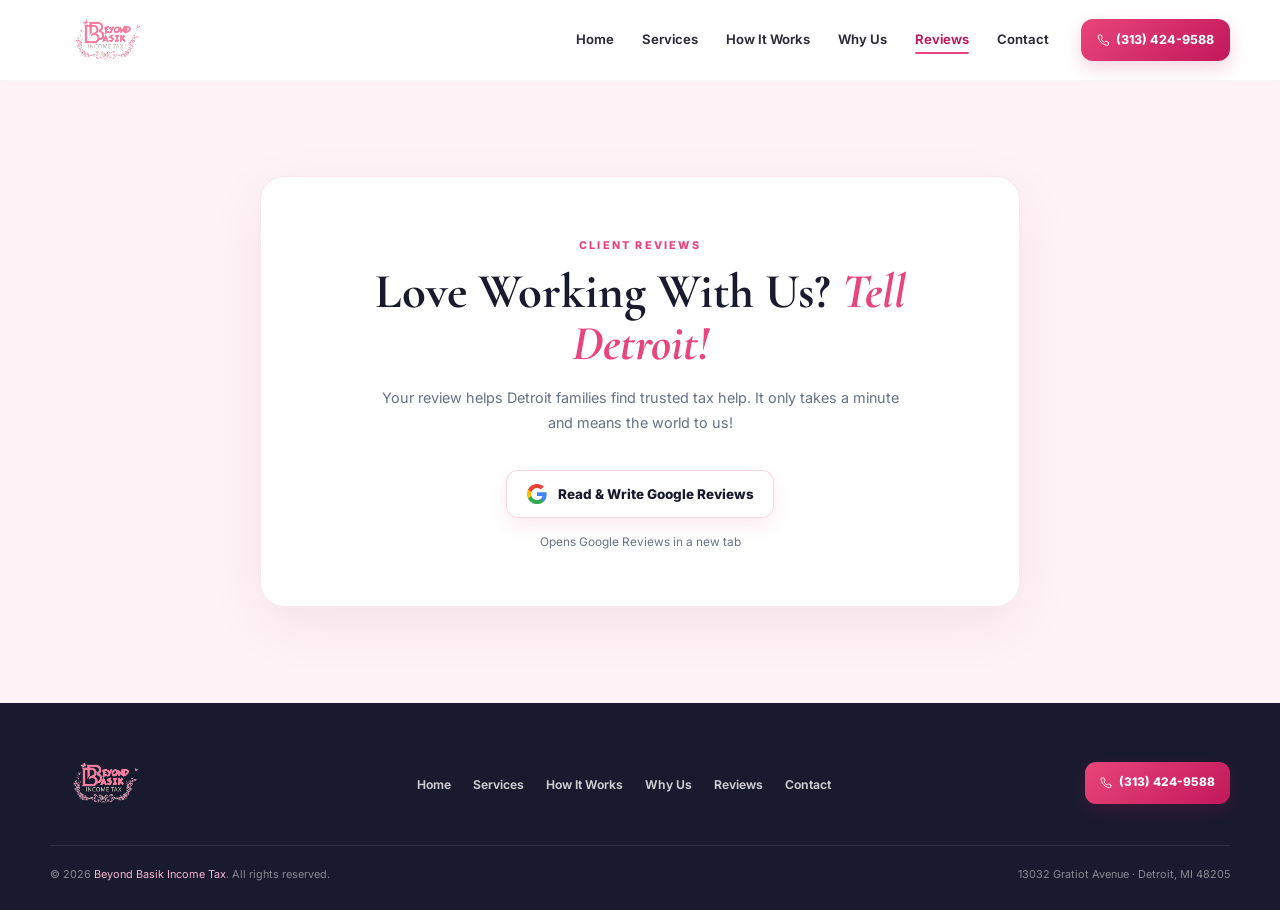
<file: reviews/index.html>
<!DOCTYPE html>
<html lang="en">
<head>
<meta charset="utf-8"/>
<meta content="width=device-width,initial-scale=1.0" name="viewport"/>
<title>Client Reviews | Beyond Basik Income Tax</title>
<link rel="canonical" href="https://beyond-basik-website.vercel.app/reviews"/>
<meta property="og:url" content="https://beyond-basik-website.vercel.app/reviews"/>
<script>document.documentElement.classList.add('js');try{if(sessionStorage.getItem('bb-route-transition')==='1')document.documentElement.classList.add('route-arrival')}catch(e){}</script>
<link href="https://fonts.googleapis.com/css2?family=Cormorant+Garamond:wght@400;600;700&amp;family=Inter:wght@300;400;500;600;700&amp;display=swap" rel="stylesheet"/>
<link href="/assets/img/beyond-basik-logo.png" rel="icon" type="image/png"/>
<link href="/assets/css/styles.css?v=20261018-maintenance-1" rel="stylesheet"/>
<meta content="Leave a Google review for Beyond Basik Income Tax and help Detroit families find trusted local tax help." name="description"/>
<meta content="#E8457A" name="theme-color"/>
<meta content="website" property="og:type"/>
<meta content="Client Reviews | Beyond Basik Income Tax" property="og:title"/>
<meta content="Leave a Google review for Beyond Basik Income Tax and help Detroit families find trusted local tax help." property="og:description"/>
<meta content="https://beyond-basik-website.vercel.app/assets/img/beyond-basik-logo.png" property="og:image"/>
<meta content="summary_large_image" name="twitter:card"/>
<script type="application/ld+json">{
  "@context": "https://schema.org",
  "@type": "AccountingService",
  "name": "Beyond Basik Income Tax",
  "image": "/assets/img/beyond-basik-logo.png",
  "telephone": "+1-313-424-9588",
  "address": {
    "@type": "PostalAddress",
    "streetAddress": "13032 Gratiot Avenue",
    "addressLocality": "Detroit",
    "addressRegion": "MI",
    "postalCode": "48205",
    "addressCountry": "US"
  },
  "areaServed": "Detroit, MI",
  "sameAs": [
    "https://www.facebook.com/BrownieFreda",
    "https://www.instagram.com/heartlessfreda"
  ]
}</script>
</head>
<body class="inner-page compact-page reviews-page">
<div id="loader">
<img alt="Beyond Basik" class="loader-logo" src="/assets/img/beyond-basik-logo.png"/>
<div class="loader-bar"><div class="loader-fill"></div></div>
</div>
<div id="pageLoader">
<div class="pl-inner">
<div class="pl-logo"><img alt="Beyond Basik" src="/assets/img/beyond-basik-logo.png"/></div>
<div class="pl-bar"><div class="pl-fill" id="plFill"></div></div>
<div class="pl-label" id="plLabel">Loading…</div>
</div>
</div>
<div class="mobile-menu" id="mobileMenu" aria-hidden="true" inert>
<div class="mobile-menu-panel" role="dialog" aria-modal="true" aria-label="Site navigation">
<div class="mobile-menu-head">
<a class="mobile-menu-brand" href="/"><img alt="Beyond Basik Income Tax" src="/assets/img/beyond-basik-logo.png"/></a>
<button class="mobile-menu-close" type="button" aria-label="Close navigation menu" onclick="toggleMenu()"><span aria-hidden="true">×</span></button>
</div>
<nav class="mobile-menu-links" aria-label="Mobile navigation">
<a href="/">Home</a>
<a href="/services">Services</a>
<a href="/how-it-works">How It Works</a>
<a href="/why-us">Why Us</a>
<a href="/reviews" aria-current="page">Reviews</a>
<a href="/contact">Contact</a>
</nav>
<a class="mobile-menu-phone" href="tel:3134249588"><svg class="ui-icon ui-icon-inline" aria-hidden="true"><use href="/assets/icons/ui.svg#phone"></use></svg><span>(313) 424-9588</span></a>
</div>
</div>
<nav id="nav">
<div class="nav-inner">
<a class="nav-brand" href="/"><img alt="Beyond Basik Income Tax" src="/assets/img/beyond-basik-logo.png"/></a>
<ul class="nav-links">
<li><a href="/">Home</a></li>
<li><a href="/services">Services</a></li>
<li><a href="/how-it-works">How It Works</a></li>
<li><a href="/why-us">Why Us</a></li>
<li><a href="/reviews" aria-current="page">Reviews</a></li>
<li><a href="/contact">Contact</a></li>
</ul>
<div class="nav-pill-wrap">
<a class="nav-pill ripple" href="tel:3134249588"><svg class="ui-icon ui-icon-inline" aria-hidden="true"><use href="/assets/icons/ui.svg#phone"></use></svg><span>(313) 424-9588</span></a>
</div>
<button class="hamburger" id="menuToggle" type="button" aria-label="Open navigation menu" aria-controls="mobileMenu" aria-expanded="false" onclick="toggleMenu()"><span></span><span></span><span></span></button>
</div>
</nav>
<main class="page-main">
<section class="section" id="reviews">
<div class="review-cta-card">
<span class="section-label">Client Reviews</span>
<h1 class="section-title">Love Working With Us? <em>Tell Detroit!</em></h1>
<p class="section-body">Your review helps Detroit families find trusted tax help. It only takes a minute and means the world to us!</p>
<a class="leave-review-btn ripple" href="https://search.google.com/local/reviews?placeid=ChIJ3R2W8a7WJIgRDzipsuJ3skE" rel="noopener noreferrer" target="_blank">
<svg fill="currentColor" height="22" viewbox="0 0 24 24" width="22" xmlns="http://www.w3.org/2000/svg"><path d="M22.56 12.25c0-.78-.07-1.53-.2-2.25H12v4.26h5.92c-.26 1.37-1.04 2.53-2.21 3.31v2.77h3.57c2.08-1.92 3.28-4.74 3.28-8.09z" fill="#4285F4"></path><path d="M12 23c2.97 0 5.46-.98 7.28-2.66l-3.57-2.77c-.98.66-2.23 1.06-3.71 1.06-2.86 0-5.29-1.93-6.16-4.53H2.18v2.84C3.99 20.53 7.7 23 12 23z" fill="#34A853"></path><path d="M5.84 14.09c-.22-.66-.35-1.36-.35-2.09s.13-1.43.35-2.09V7.07H2.18C1.43 8.55 1 10.22 1 12s.43 3.45 1.18 4.93l3.66-2.84z" fill="#FBBC05"></path><path d="M12 5.38c1.62 0 3.06.56 4.21 1.64l3.15-3.15C17.45 2.09 14.97 1 12 1 7.7 1 3.99 3.47 2.18 7.07l3.66 2.84c.87-2.6 3.3-4.53 6.16-4.53z" fill="#EA4335"></path></svg>
      Read &amp; Write Google Reviews
    </a>
<p class="review-note">Opens Google Reviews in a new tab</p>
</div>
</section>
</main>
<footer>
<div class="footer-inner">
<a href="/"><img alt="Beyond Basik" class="footer-brand" src="/assets/img/beyond-basik-logo.png"/></a>
<ul class="footer-links">
<li><a href="/">Home</a></li>
<li><a href="/services">Services</a></li>
<li><a href="/how-it-works">How It Works</a></li>
<li><a href="/why-us">Why Us</a></li>
<li><a href="/reviews">Reviews</a></li>
<li><a href="/contact">Contact</a></li>
</ul>
<a class="footer-cta" href="tel:3134249588"><svg class="ui-icon ui-icon-inline" aria-hidden="true"><use href="/assets/icons/ui.svg#phone"></use></svg><span>(313) 424-9588</span></a>
</div>
<div class="footer-bottom">
<div class="footer-copy">© 2026 <span>Beyond Basik Income Tax</span>. All rights reserved.</div>
<div class="footer-copy">13032 Gratiot Avenue · Detroit, MI 48205</div>
</div>
</footer>
<a class="fab ripple" href="tel:3134249588"><svg class="ui-icon ui-icon-inline" aria-hidden="true"><use href="/assets/icons/ui.svg#phone"></use></svg><span>Call Now</span></a>
<button class="scroll-top" id="stBtn" type="button" aria-label="Scroll to top" onclick="window.scrollTo({top:0,behavior:'smooth'})"><svg class="ui-icon" aria-hidden="true"><use href="/assets/icons/ui.svg#arrow-up"></use></svg></button>
<script src="/assets/js/main.js?v=20261018-maintenance-1"></script>
</body>
</html>
</file>
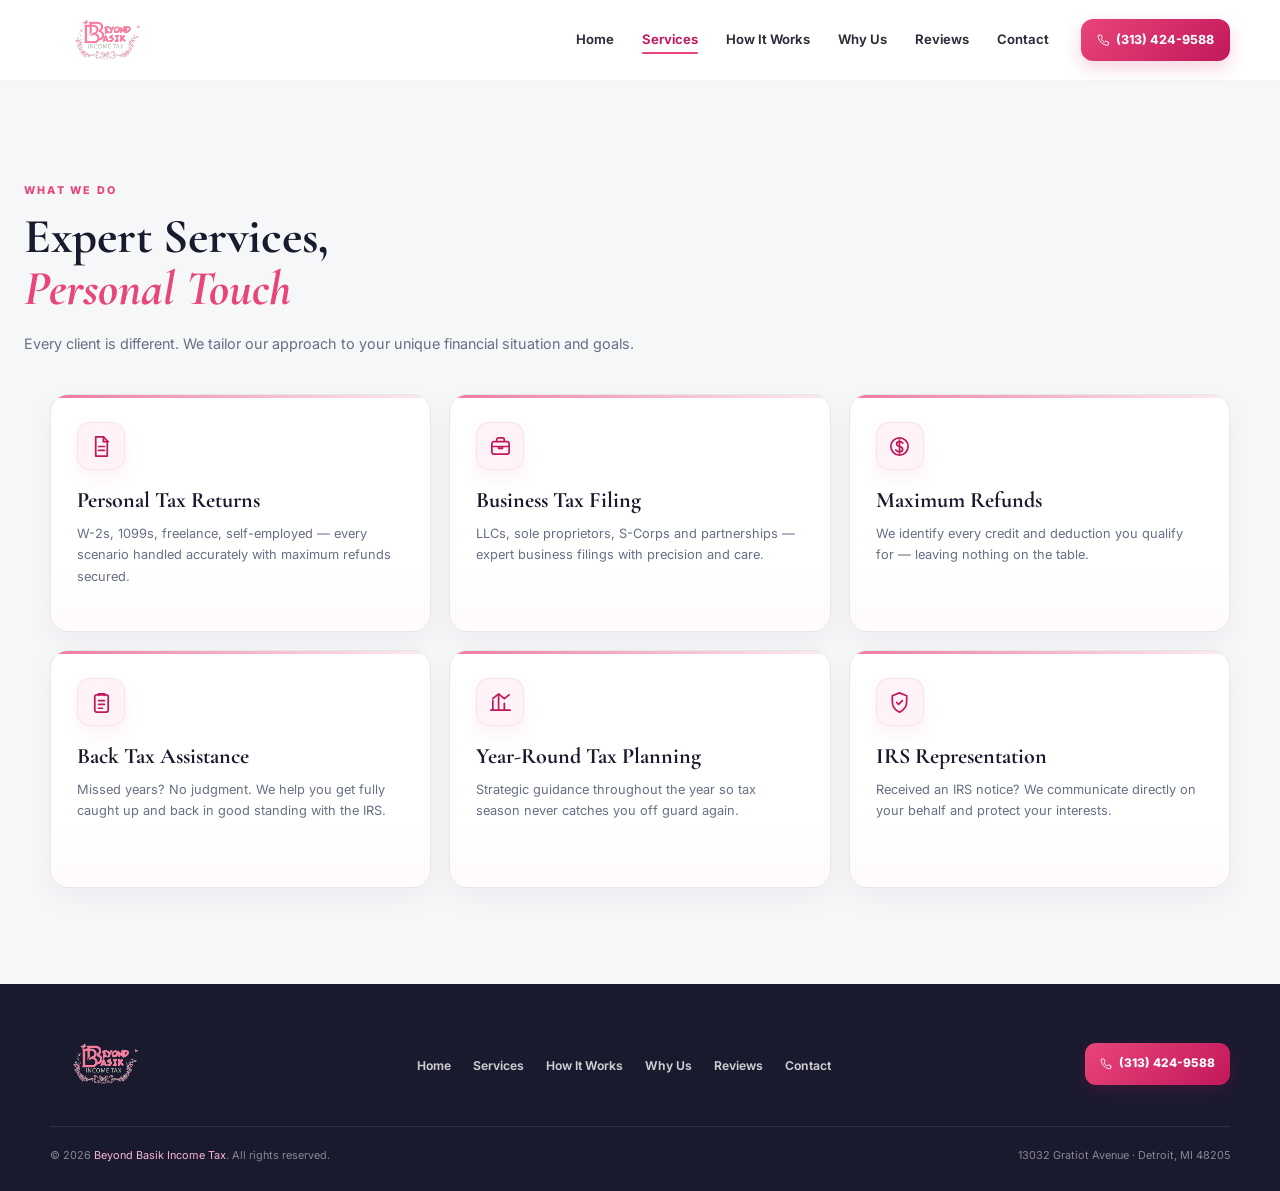
<file: services/index.html>
<!DOCTYPE html>
<html lang="en">
<head>
<meta charset="utf-8"/>
<meta content="width=device-width,initial-scale=1.0" name="viewport"/>
<title>Tax Services | Beyond Basik Income Tax</title>
<link rel="canonical" href="https://beyond-basik-website.vercel.app/services"/>
<meta property="og:url" content="https://beyond-basik-website.vercel.app/services"/>
<script>document.documentElement.classList.add('js');try{if(sessionStorage.getItem('bb-route-transition')==='1')document.documentElement.classList.add('route-arrival')}catch(e){}</script>
<link href="https://fonts.googleapis.com/css2?family=Cormorant+Garamond:wght@400;600;700&amp;family=Inter:wght@300;400;500;600;700&amp;display=swap" rel="stylesheet"/>
<link href="/assets/img/beyond-basik-logo.png" rel="icon" type="image/png"/>
<link href="/assets/css/styles.css?v=20261018-maintenance-1" rel="stylesheet"/>
<meta content="Personal returns, business filings, maximum refunds, back tax assistance, year-round tax planning, and IRS representation from Beyond Basik Income Tax." name="description"/>
<meta content="#E8457A" name="theme-color"/>
<meta content="website" property="og:type"/>
<meta content="Tax Services | Beyond Basik Income Tax" property="og:title"/>
<meta content="Personal returns, business filings, maximum refunds, back tax assistance, year-round tax planning, and IRS representation from Beyond Basik Income Tax." property="og:description"/>
<meta content="https://beyond-basik-website.vercel.app/assets/img/beyond-basik-logo.png" property="og:image"/>
<meta content="summary_large_image" name="twitter:card"/>
<script type="application/ld+json">{
  "@context": "https://schema.org",
  "@type": "AccountingService",
  "name": "Beyond Basik Income Tax",
  "image": "/assets/img/beyond-basik-logo.png",
  "telephone": "+1-313-424-9588",
  "address": {
    "@type": "PostalAddress",
    "streetAddress": "13032 Gratiot Avenue",
    "addressLocality": "Detroit",
    "addressRegion": "MI",
    "postalCode": "48205",
    "addressCountry": "US"
  },
  "areaServed": "Detroit, MI",
  "sameAs": [
    "https://www.facebook.com/BrownieFreda",
    "https://www.instagram.com/heartlessfreda"
  ]
}</script>
</head>
<body class="inner-page">
<div id="loader">
<img alt="Beyond Basik" class="loader-logo" src="/assets/img/beyond-basik-logo.png"/>
<div class="loader-bar"><div class="loader-fill"></div></div>
</div>
<div id="pageLoader">
<div class="pl-inner">
<div class="pl-logo"><img alt="Beyond Basik" src="/assets/img/beyond-basik-logo.png"/></div>
<div class="pl-bar"><div class="pl-fill" id="plFill"></div></div>
<div class="pl-label" id="plLabel">Loading…</div>
</div>
</div>
<div class="mobile-menu" id="mobileMenu" aria-hidden="true" inert>
<div class="mobile-menu-panel" role="dialog" aria-modal="true" aria-label="Site navigation">
<div class="mobile-menu-head">
<a class="mobile-menu-brand" href="/"><img alt="Beyond Basik Income Tax" src="/assets/img/beyond-basik-logo.png"/></a>
<button class="mobile-menu-close" type="button" aria-label="Close navigation menu" onclick="toggleMenu()"><span aria-hidden="true">×</span></button>
</div>
<nav class="mobile-menu-links" aria-label="Mobile navigation">
<a href="/">Home</a>
<a href="/services" aria-current="page">Services</a>
<a href="/how-it-works">How It Works</a>
<a href="/why-us">Why Us</a>
<a href="/reviews">Reviews</a>
<a href="/contact">Contact</a>
</nav>
<a class="mobile-menu-phone" href="tel:3134249588"><svg class="ui-icon ui-icon-inline" aria-hidden="true"><use href="/assets/icons/ui.svg#phone"></use></svg><span>(313) 424-9588</span></a>
</div>
</div>
<nav id="nav">
<div class="nav-inner">
<a class="nav-brand" href="/"><img alt="Beyond Basik Income Tax" src="/assets/img/beyond-basik-logo.png"/></a>
<ul class="nav-links">
<li><a href="/">Home</a></li>
<li><a href="/services" aria-current="page">Services</a></li>
<li><a href="/how-it-works">How It Works</a></li>
<li><a href="/why-us">Why Us</a></li>
<li><a href="/reviews">Reviews</a></li>
<li><a href="/contact">Contact</a></li>
</ul>
<div class="nav-pill-wrap">
<a class="nav-pill ripple" href="tel:3134249588"><svg class="ui-icon ui-icon-inline" aria-hidden="true"><use href="/assets/icons/ui.svg#phone"></use></svg><span>(313) 424-9588</span></a>
</div>
<button class="hamburger" id="menuToggle" type="button" aria-label="Open navigation menu" aria-controls="mobileMenu" aria-expanded="false" onclick="toggleMenu()"><span></span><span></span><span></span></button>
</div>
</nav>
<main class="page-main">
<section class="section" id="services">
<div class="services-header reveal">
<div>
<span class="section-label">What We Do</span>
<h1 class="section-title">Expert Services,<br/><em>Personal Touch</em></h1>
</div>
<p class="section-body">Every client is different. We tailor our approach to your unique financial situation and goals.</p>
</div>
<div class="services-grid">
<div class="svc-card reveal"><div class="svc-icon"><svg class="ui-icon" aria-hidden="true"><use href="/assets/icons/ui.svg#file"></use></svg></div><h3>Personal Tax Returns</h3><p>W-2s, 1099s, freelance, self-employed — every scenario handled accurately with maximum refunds secured.</p></div>
<div class="svc-card reveal"><div class="svc-icon"><svg class="ui-icon" aria-hidden="true"><use href="/assets/icons/ui.svg#briefcase"></use></svg></div><h3>Business Tax Filing</h3><p>LLCs, sole proprietors, S-Corps and partnerships — expert business filings with precision and care.</p></div>
<div class="svc-card reveal"><div class="svc-icon"><svg class="ui-icon" aria-hidden="true"><use href="/assets/icons/ui.svg#dollar"></use></svg></div><h3>Maximum Refunds</h3><p>We identify every credit and deduction you qualify for — leaving nothing on the table.</p></div>
<div class="svc-card reveal"><div class="svc-icon"><svg class="ui-icon" aria-hidden="true"><use href="/assets/icons/ui.svg#clipboard"></use></svg></div><h3>Back Tax Assistance</h3><p>Missed years? No judgment. We help you get fully caught up and back in good standing with the IRS.</p></div>
<div class="svc-card reveal"><div class="svc-icon"><svg class="ui-icon" aria-hidden="true"><use href="/assets/icons/ui.svg#chart"></use></svg></div><h3>Year-Round Tax Planning</h3><p>Strategic guidance throughout the year so tax season never catches you off guard again.</p></div>
<div class="svc-card reveal"><div class="svc-icon"><svg class="ui-icon" aria-hidden="true"><use href="/assets/icons/ui.svg#shield"></use></svg></div><h3>IRS Representation</h3><p>Received an IRS notice? We communicate directly on your behalf and protect your interests.</p></div>
</div>
</section>
</main>
<footer>
<div class="footer-inner">
<a href="/"><img alt="Beyond Basik" class="footer-brand" src="/assets/img/beyond-basik-logo.png"/></a>
<ul class="footer-links">
<li><a href="/">Home</a></li>
<li><a href="/services">Services</a></li>
<li><a href="/how-it-works">How It Works</a></li>
<li><a href="/why-us">Why Us</a></li>
<li><a href="/reviews">Reviews</a></li>
<li><a href="/contact">Contact</a></li>
</ul>
<a class="footer-cta" href="tel:3134249588"><svg class="ui-icon ui-icon-inline" aria-hidden="true"><use href="/assets/icons/ui.svg#phone"></use></svg><span>(313) 424-9588</span></a>
</div>
<div class="footer-bottom">
<div class="footer-copy">© 2026 <span>Beyond Basik Income Tax</span>. All rights reserved.</div>
<div class="footer-copy">13032 Gratiot Avenue · Detroit, MI 48205</div>
</div>
</footer>
<a class="fab ripple" href="tel:3134249588"><svg class="ui-icon ui-icon-inline" aria-hidden="true"><use href="/assets/icons/ui.svg#phone"></use></svg><span>Call Now</span></a>
<button class="scroll-top" id="stBtn" type="button" aria-label="Scroll to top" onclick="window.scrollTo({top:0,behavior:'smooth'})"><svg class="ui-icon" aria-hidden="true"><use href="/assets/icons/ui.svg#arrow-up"></use></svg></button>
<script src="/assets/js/main.js?v=20261018-maintenance-1"></script>
</body>
</html>
</file>
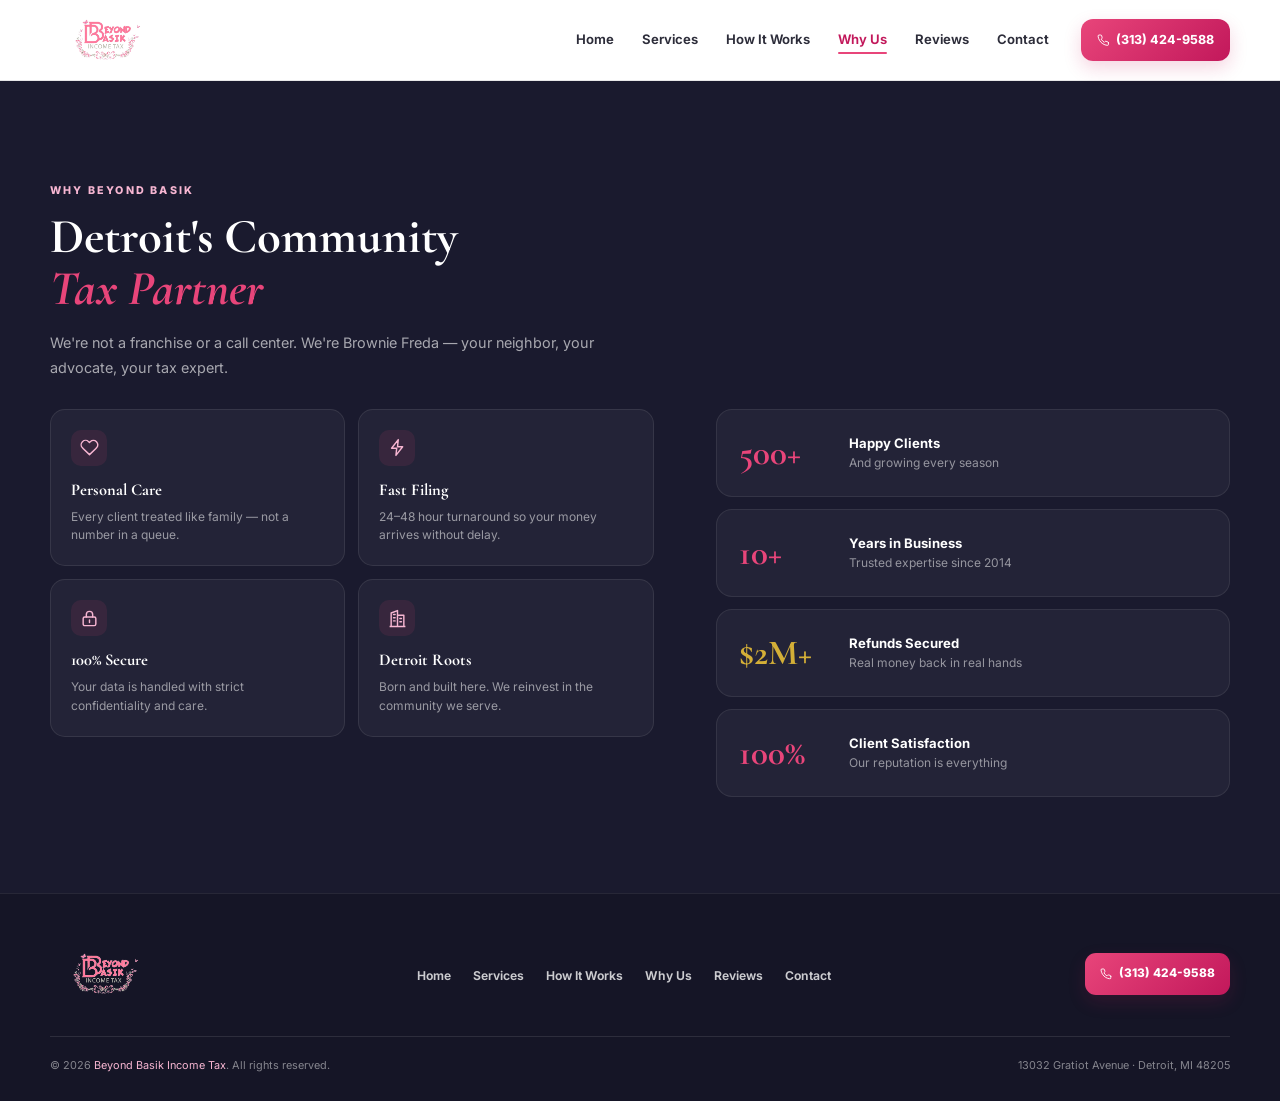
<file: why-us/index.html>
<!DOCTYPE html>
<html lang="en">
<head>
<meta charset="utf-8"/>
<meta content="width=device-width,initial-scale=1.0" name="viewport"/>
<title>Why Beyond Basik | Detroit Tax Experts</title>
<link rel="canonical" href="https://beyond-basik-website.vercel.app/why-us"/>
<meta property="og:url" content="https://beyond-basik-website.vercel.app/why-us"/>
<script>document.documentElement.classList.add('js');try{if(sessionStorage.getItem('bb-route-transition')==='1')document.documentElement.classList.add('route-arrival')}catch(e){}</script>
<link href="https://fonts.googleapis.com/css2?family=Cormorant+Garamond:wght@400;600;700&amp;family=Inter:wght@300;400;500;600;700&amp;display=swap" rel="stylesheet"/>
<link href="/assets/img/beyond-basik-logo.png" rel="icon" type="image/png"/>
<link href="/assets/css/styles.css?v=20261018-maintenance-1" rel="stylesheet"/>
<meta content="Learn why Detroit families choose Beyond Basik Income Tax for personal care, fast filing, secure service, and local expertise." name="description"/>
<meta content="#E8457A" name="theme-color"/>
<meta content="website" property="og:type"/>
<meta content="Why Beyond Basik | Detroit Tax Experts" property="og:title"/>
<meta content="Learn why Detroit families choose Beyond Basik Income Tax for personal care, fast filing, secure service, and local expertise." property="og:description"/>
<meta content="https://beyond-basik-website.vercel.app/assets/img/beyond-basik-logo.png" property="og:image"/>
<meta content="summary_large_image" name="twitter:card"/>
<script type="application/ld+json">{
  "@context": "https://schema.org",
  "@type": "AccountingService",
  "name": "Beyond Basik Income Tax",
  "image": "/assets/img/beyond-basik-logo.png",
  "telephone": "+1-313-424-9588",
  "address": {
    "@type": "PostalAddress",
    "streetAddress": "13032 Gratiot Avenue",
    "addressLocality": "Detroit",
    "addressRegion": "MI",
    "postalCode": "48205",
    "addressCountry": "US"
  },
  "areaServed": "Detroit, MI",
  "sameAs": [
    "https://www.facebook.com/BrownieFreda",
    "https://www.instagram.com/heartlessfreda"
  ]
}</script>
</head>
<body class="inner-page why-page">
<div id="loader">
<img alt="Beyond Basik" class="loader-logo" src="/assets/img/beyond-basik-logo.png"/>
<div class="loader-bar"><div class="loader-fill"></div></div>
</div>
<div id="pageLoader">
<div class="pl-inner">
<div class="pl-logo"><img alt="Beyond Basik" src="/assets/img/beyond-basik-logo.png"/></div>
<div class="pl-bar"><div class="pl-fill" id="plFill"></div></div>
<div class="pl-label" id="plLabel">Loading…</div>
</div>
</div>
<div class="mobile-menu" id="mobileMenu" aria-hidden="true" inert>
<div class="mobile-menu-panel" role="dialog" aria-modal="true" aria-label="Site navigation">
<div class="mobile-menu-head">
<a class="mobile-menu-brand" href="/"><img alt="Beyond Basik Income Tax" src="/assets/img/beyond-basik-logo.png"/></a>
<button class="mobile-menu-close" type="button" aria-label="Close navigation menu" onclick="toggleMenu()"><span aria-hidden="true">×</span></button>
</div>
<nav class="mobile-menu-links" aria-label="Mobile navigation">
<a href="/">Home</a>
<a href="/services">Services</a>
<a href="/how-it-works">How It Works</a>
<a href="/why-us" aria-current="page">Why Us</a>
<a href="/reviews">Reviews</a>
<a href="/contact">Contact</a>
</nav>
<a class="mobile-menu-phone" href="tel:3134249588"><svg class="ui-icon ui-icon-inline" aria-hidden="true"><use href="/assets/icons/ui.svg#phone"></use></svg><span>(313) 424-9588</span></a>
</div>
</div>
<nav id="nav">
<div class="nav-inner">
<a class="nav-brand" href="/"><img alt="Beyond Basik Income Tax" src="/assets/img/beyond-basik-logo.png"/></a>
<ul class="nav-links">
<li><a href="/">Home</a></li>
<li><a href="/services">Services</a></li>
<li><a href="/how-it-works">How It Works</a></li>
<li><a href="/why-us" aria-current="page">Why Us</a></li>
<li><a href="/reviews">Reviews</a></li>
<li><a href="/contact">Contact</a></li>
</ul>
<div class="nav-pill-wrap">
<a class="nav-pill ripple" href="tel:3134249588"><svg class="ui-icon ui-icon-inline" aria-hidden="true"><use href="/assets/icons/ui.svg#phone"></use></svg><span>(313) 424-9588</span></a>
</div>
<button class="hamburger" id="menuToggle" type="button" aria-label="Open navigation menu" aria-controls="mobileMenu" aria-expanded="false" onclick="toggleMenu()"><span></span><span></span><span></span></button>
</div>
</nav>
<main class="page-main">
<section class="section" id="why">
<div class="why-inner why-page-layout">
<div class="why-intro">
<span class="section-label">Why Beyond Basik</span>
<h1 class="section-title">Detroit's Community<br/><em>Tax Partner</em></h1>
<p class="section-body">We're not a franchise or a call center. We're Brownie Freda — your neighbor, your advocate, your tax expert.</p>
</div>
<div class="why-grid">
<div class="why-card"><div class="wc-icon"><svg class="ui-icon" aria-hidden="true"><use href="/assets/icons/ui.svg#heart"></use></svg></div><div class="wc-title">Personal Care</div><p class="wc-body">Every client treated like family — not a number in a queue.</p></div>
<div class="why-card"><div class="wc-icon"><svg class="ui-icon" aria-hidden="true"><use href="/assets/icons/ui.svg#bolt"></use></svg></div><div class="wc-title">Fast Filing</div><p class="wc-body">24–48 hour turnaround so your money arrives without delay.</p></div>
<div class="why-card"><div class="wc-icon"><svg class="ui-icon" aria-hidden="true"><use href="/assets/icons/ui.svg#lock"></use></svg></div><div class="wc-title">100% Secure</div><p class="wc-body">Your data is handled with strict confidentiality and care.</p></div>
<div class="why-card"><div class="wc-icon"><svg class="ui-icon" aria-hidden="true"><use href="/assets/icons/ui.svg#building"></use></svg></div><div class="wc-title">Detroit Roots</div><p class="wc-body">Born and built here. We reinvest in the community we serve.</p></div>
</div>
<div class="why-right">
<div class="why-stat-card"><div class="wsc-num" data-target="500">0</div><div class="wsc-label"><strong>Happy Clients</strong>And growing every season</div></div>
<div class="why-stat-card"><div class="wsc-num" data-target="10">0</div><div class="wsc-label"><strong>Years in Business</strong>Trusted expertise since 2014</div></div>
<div class="why-stat-card"><div class="wsc-num" data-prefix="$" data-suffix="M+" data-target="2">0</div><div class="wsc-label"><strong>Refunds Secured</strong>Real money back in real hands</div></div>
<div class="why-stat-card"><div class="wsc-num" data-suffix="%" data-target="100">0</div><div class="wsc-label"><strong>Client Satisfaction</strong>Our reputation is everything</div></div>
</div>
</div>
</section>
</main>
<footer>
<div class="footer-inner">
<a href="/"><img alt="Beyond Basik" class="footer-brand" src="/assets/img/beyond-basik-logo.png"/></a>
<ul class="footer-links">
<li><a href="/">Home</a></li>
<li><a href="/services">Services</a></li>
<li><a href="/how-it-works">How It Works</a></li>
<li><a href="/why-us">Why Us</a></li>
<li><a href="/reviews">Reviews</a></li>
<li><a href="/contact">Contact</a></li>
</ul>
<a class="footer-cta" href="tel:3134249588"><svg class="ui-icon ui-icon-inline" aria-hidden="true"><use href="/assets/icons/ui.svg#phone"></use></svg><span>(313) 424-9588</span></a>
</div>
<div class="footer-bottom">
<div class="footer-copy">© 2026 <span>Beyond Basik Income Tax</span>. All rights reserved.</div>
<div class="footer-copy">13032 Gratiot Avenue · Detroit, MI 48205</div>
</div>
</footer>
<a class="fab ripple" href="tel:3134249588"><svg class="ui-icon ui-icon-inline" aria-hidden="true"><use href="/assets/icons/ui.svg#phone"></use></svg><span>Call Now</span></a>
<button class="scroll-top" id="stBtn" type="button" aria-label="Scroll to top" onclick="window.scrollTo({top:0,behavior:'smooth'})"><svg class="ui-icon" aria-hidden="true"><use href="/assets/icons/ui.svg#arrow-up"></use></svg></button>
<script src="/assets/js/main.js?v=20261018-maintenance-1"></script>
</body>
</html>
</file>
<file: assets/css/styles.css>
:root{
  --rose:#E8457A;
  --rose-deep:#C2185B;
  --rose-soft:#F7B6D2;
  --rose-pale:#FFF3F7;
  --charcoal:#1A1A2E;
  --ink:#2D2D3A;
  --mist:#667085;
  --silver:#F6F7F9;
  --line:#E8EAF0;
  --white:#FFFFFF;
  --gold:#D4AF37;
  --container:1180px;
  --radius-sm:12px;
  --radius-md:16px;
  --radius-lg:22px;
  --shadow-sm:0 4px 16px rgba(26,26,46,.055);
  --shadow-md:0 12px 30px rgba(26,26,46,.085);
  --shadow-lg:0 22px 52px rgba(26,26,46,.12);
}

*{margin:0;padding:0;box-sizing:border-box}
html{scroll-behavior:smooth;scroll-padding-top:88px}
body{
  min-width:320px;
  font-family:'Inter',sans-serif;
  background:var(--white);
  color:var(--ink);
  line-height:1.5;
  overflow-x:hidden;
  -webkit-font-smoothing:antialiased;
  text-rendering:optimizeLegibility;
}
body.mobile-menu-active{overflow:hidden}
img{max-width:100%;display:block}
.ui-icon{width:1.15em;height:1.15em;display:block;flex:0 0 auto}
.ui-icon-inline{width:1em;height:1em}
button,a{font:inherit}
button{border:0}
a{color:inherit}
:focus-visible{outline:3px solid rgba(232,69,122,.28);outline-offset:3px}
::-webkit-scrollbar{width:7px}
::-webkit-scrollbar-track{background:var(--silver)}
::-webkit-scrollbar-thumb{background:var(--rose);border-radius:999px}

/* Loading */
#loader{
  position:fixed;inset:0;z-index:9999;
  display:flex;flex-direction:column;align-items:center;justify-content:center;
  background:var(--rose-pale);
  transition:opacity .32s ease;
}
#loader.hidden{opacity:0;pointer-events:none}
.route-arrival #loader{display:none}
.loader-logo{width:144px;height:144px;object-fit:contain;animation:loaderPulse 1.2s ease-in-out infinite}
.loader-bar{width:190px;height:3px;margin-top:22px;overflow:hidden;border-radius:999px;background:rgba(200,24,91,.12)}
.loader-fill{height:100%;border-radius:999px;background:linear-gradient(90deg,var(--rose),var(--rose-deep));animation:loaderFill .9s ease forwards}
@keyframes loaderPulse{0%,100%{transform:scale(1)}50%{transform:scale(1.035)}}
@keyframes loaderFill{from{width:0}to{width:100%}}

/* Navigation */
#nav{
  position:fixed;inset:0 0 auto;z-index:1300;
  padding:0 24px;
  background:rgba(255,255,255,.88);
  border-bottom:1px solid rgba(26,26,46,.04);
  backdrop-filter:blur(14px);
  -webkit-backdrop-filter:blur(14px);
  transition:background .25s ease,box-shadow .25s ease,border-color .25s ease;
}
#nav.scrolled{
  background:rgba(255,255,255,.96);
  border-bottom-color:rgba(26,26,46,.08);
  box-shadow:0 6px 24px rgba(26,26,46,.055);
}
.nav-inner{
  width:min(100%,var(--container));
  height:80px;
  margin:0 auto;
  display:flex;
  align-items:center;
  gap:28px;
}
.nav-brand{display:flex;align-items:center;flex:0 0 auto;line-height:0}
.nav-brand img{width:116px;height:68px;object-fit:contain}
.nav-links{
  display:flex;
  align-items:center;
  gap:28px;
  list-style:none;
  margin-left:auto;
  white-space:nowrap;
}
.nav-links a{
  position:relative;
  display:inline-flex;
  align-items:center;
  min-height:42px;
  padding:0;
  color:var(--ink);
  font-size:.82rem;
  font-weight:650;
  text-decoration:none;
  transition:color .2s ease;
}
.nav-links a::after{
  content:'';
  position:absolute;
  left:0;right:100%;bottom:7px;
  height:2px;
  border-radius:999px;
  background:var(--rose);
  transition:right .2s ease;
}
.nav-links a:hover,.nav-links a[aria-current="page"]{color:var(--rose-deep)}
.nav-links a:hover::after,.nav-links a[aria-current="page"]::after{right:0}
.nav-pill-wrap{display:flex;align-items:center;margin-left:4px}
.nav-pill,.btn-rose,.footer-cta,.pop-cta{
  color:#fff;
  background:linear-gradient(135deg,var(--rose),var(--rose-deep));
}
.nav-pill{
  display:inline-flex;
  align-items:center;
  gap:7px;
  justify-content:center;
  min-height:42px;
  padding:10px 16px;
  border-radius:12px;
  font-size:.78rem;
  font-weight:750;
  text-decoration:none;
  white-space:nowrap;
  box-shadow:0 7px 18px rgba(200,24,91,.18);
  transition:transform .2s ease,box-shadow .2s ease;
}
.nav-pill:hover{transform:translateY(-1px);box-shadow:0 10px 22px rgba(200,24,91,.24)}

.hamburger{
  display:none;
  margin-left:auto;
  width:44px;
  height:44px;
  padding:10px;
  border-radius:12px;
  border:1px solid rgba(200,24,91,.16);
  background:#fff;
  align-items:center;
  justify-content:center;
  flex-direction:column;
  gap:5px;
  cursor:pointer;
  box-shadow:var(--shadow-sm);
}
.hamburger span{
  display:block;
  width:21px;
  height:2px;
  border-radius:999px;
  background:var(--charcoal);
  transition:transform .2s ease,opacity .2s ease;
}
.hamburger.active span:nth-child(1){transform:translateY(7px) rotate(45deg)}
.hamburger.active span:nth-child(2){opacity:0}
.hamburger.active span:nth-child(3){transform:translateY(-7px) rotate(-45deg)}

.mobile-menu{display:none}
.mobile-close{display:none}

/* Hero */
#hero{
  min-height:780px;
  padding:132px max(24px,calc((100vw - var(--container))/2)) 84px;
  display:grid;
  grid-template-columns:minmax(0,1.08fr) minmax(340px,.92fr);
  align-items:center;
  gap:clamp(48px,6vw,84px);
  position:relative;
  isolation:isolate;
  overflow:clip;
  background:#fff;
}
#hero::after{
  content:'';
  position:absolute;
  z-index:-2;
  top:0;right:0;
  width:47%;
  height:100%;
  background:linear-gradient(145deg,#FFF9FB 0%,var(--rose-pale) 52%,#FCE7EF 100%);
  border-radius:0 0 0 44% / 0 0 0 22%;
}
.hero-bg-shape{
  position:absolute;
  z-index:-1;
  right:4%;
  top:18%;
  width:min(38vw,520px);
  aspect-ratio:1;
  border-radius:50%;
  border:1px solid rgba(232,69,122,.09);
  box-shadow:inset 0 0 0 28px rgba(255,255,255,.18);
  pointer-events:none;
}
.hero-left,.hero-right{position:relative;z-index:1;min-width:0}
.hero-left{max-width:620px;justify-self:start}
.hero-eyebrow{
  display:inline-flex;
  align-items:center;
  gap:9px;
  min-height:32px;
  padding:7px 12px;
  border:1px solid rgba(232,69,122,.17);
  border-radius:999px;
  background:rgba(255,243,247,.9);
  color:var(--rose-deep);
  font-size:.68rem;
  font-weight:800;
  letter-spacing:1.25px;
  text-transform:uppercase;
  margin-bottom:22px;
}
.hero-eyebrow::before{content:'';width:7px;height:7px;border-radius:50%;background:var(--rose)}
#hero h1{
  max-width:600px;
  margin-bottom:22px;
  font-family:'Cormorant Garamond',serif;
  font-size:clamp(3.65rem,5.6vw,5.15rem);
  font-weight:700;
  line-height:.98;
  letter-spacing:-1px;
  color:var(--charcoal);
}
#hero h1 em,.section-title em,.popup h2 em{font-style:italic;color:var(--rose)}
.hero-desc{
  max-width:560px;
  margin-bottom:30px;
  color:var(--mist);
  font-size:.96rem;
  line-height:1.78;
}
.hero-actions{display:flex;align-items:center;gap:12px;flex-wrap:wrap}
.btn-rose,.btn-ghost{
  display:inline-flex;
  align-items:center;
  justify-content:center;
  min-height:48px;
  border-radius:12px;
  font-size:.84rem;
  font-weight:750;
  text-decoration:none;
}
.btn-rose{
  gap:9px;
  padding:13px 20px;
  box-shadow:0 10px 24px rgba(200,24,91,.20);
  transition:transform .2s ease,box-shadow .2s ease;
}
.btn-rose:hover{transform:translateY(-2px);box-shadow:0 14px 30px rgba(200,24,91,.25)}
.btn-ghost{
  gap:8px;
  padding:12px 17px;
  border:1px solid var(--line);
  background:#fff;
  color:var(--ink);
  transition:border-color .2s ease,color .2s ease,background .2s ease;
}
.btn-ghost:hover{color:var(--rose-deep);border-color:rgba(232,69,122,.28);background:var(--rose-pale)}
.btn-ghost svg{transition:transform .2s ease}
.btn-ghost:hover svg{transform:translateX(3px)}
.hero-trust{
  display:flex;
  align-items:center;
  gap:14px;
  max-width:540px;
  margin-top:32px;
  padding-top:22px;
  border-top:1px solid var(--line);
}
.trust-avatars{display:flex;flex:0 0 auto}
.trust-avatars span{
  width:35px;height:35px;
  margin-left:-8px;
  display:flex;align-items:center;justify-content:center;
  border:2px solid #fff;
  border-radius:50%;
  background:linear-gradient(135deg,var(--rose),var(--rose-deep));
  color:#fff;
  font-size:.65rem;
  font-weight:800;
}
.trust-avatars span:first-child{margin-left:0}
.trust-text{color:var(--mist);font-size:.75rem;line-height:1.45}
.trust-text strong{display:block;margin-bottom:2px;color:var(--ink);font-size:.78rem}
.hero-right{
  width:100%;
  display:flex;
  justify-content:flex-end;
  justify-self:end;
}
.hero-card-stack{
  width:min(100%,420px);
  position:relative;
  margin:0 8px;
}
.hero-main-card{
  background:rgba(255,255,255,.96);
  border:1px solid rgba(232,69,122,.12);
  border-radius:24px;
  padding:32px;
  box-shadow:var(--shadow-lg);
}
.hero-logo-wrap{margin-bottom:21px;text-align:center}
.hero-logo-wrap img{width:178px;margin:auto}
.hero-card-stat{display:flex;align-items:center;gap:13px;padding:15px 0;border-bottom:1px solid #EEF0F2}
.hero-card-stat:last-child{border-bottom:0;padding-bottom:0}
.hcs-icon{
  width:42px;height:42px;flex:0 0 42px;
  border-radius:12px;
  display:grid;place-items:center;
  background:var(--rose-pale);
  color:var(--rose-deep);
}
.hcs-icon .ui-icon{width:20px;height:20px}
.hcs-label{margin-bottom:1px;color:var(--mist);font-size:.7rem}
.hcs-val{font-family:'Cormorant Garamond',serif;font-size:1.36rem;font-weight:700;color:var(--charcoal)}
.float-badge,.float-badge2{
  position:absolute;
  z-index:2;
  border:1px solid rgba(26,26,46,.07);
  box-shadow:var(--shadow-md);
}
.float-badge{
  right:-12px;top:-20px;
  padding:12px 15px;
  border-radius:14px;
  background:linear-gradient(135deg,#D4AF37,#B8860B);
  color:#fff;
  text-align:center;
}
.float-badge .fb-num{font-family:'Cormorant Garamond',serif;font-size:1.62rem;font-weight:700;line-height:1}
.float-badge .fb-txt{font-size:.59rem;font-weight:800;letter-spacing:.45px}
.float-badge2{
  left:-12px;bottom:-18px;
  padding:12px 14px;
  border-radius:14px;
  display:flex;align-items:center;gap:9px;
  background:#fff;
}
.fb2-icon{color:var(--rose-deep)}
.fb2-icon .ui-icon{width:20px;height:20px}
.fb2-text{color:var(--mist);font-size:.68rem;line-height:1.35}
.fb2-text strong{display:block;color:var(--ink);font-size:.76rem}

/* Marquee */
.marquee-section{overflow:hidden;background:linear-gradient(135deg,var(--rose-deep),var(--rose));padding:13px 0}
.marquee-track{display:flex;width:max-content;animation:marqueeScroll 28s linear infinite}
.marquee-item{display:inline-flex;align-items:center;gap:11px;padding:0 26px;color:rgba(255,255,255,.94);font-size:.72rem;font-weight:650;white-space:nowrap}
.marquee-dot{width:5px;height:5px;border-radius:50%;background:rgba(255,255,255,.55)}
@keyframes marqueeScroll{from{transform:translateX(0)}to{transform:translateX(-50%)}}


.page-main{display:block}
.inner-page .page-main{padding-top:80px}
.inner-page .page-main>.section{min-height:calc(100svh - 80px - 164px)}
.compact-page .page-main>.section{min-height:620px;display:flex;flex-direction:column;justify-content:center}

/* Shared sections */
.section{padding:96px 24px}
.section>*{width:min(100%,var(--container));margin-left:auto;margin-right:auto}
.section-label{
  display:inline-block;
  margin-bottom:12px;
  color:var(--rose);
  font-size:.67rem;
  font-weight:800;
  letter-spacing:2.2px;
  text-transform:uppercase;
}
.section-title{
  margin-bottom:15px;
  font-family:'Cormorant Garamond',serif;
  font-size:clamp(2.25rem,4vw,3.05rem);
  line-height:1.06;
  font-weight:700;
  color:var(--charcoal);
}
.section-body{max-width:570px;color:var(--mist);font-size:.9rem;line-height:1.78}

/* Services */
#services{background:var(--silver)}
.services-header{
  display:block;
  max-width:760px;
  margin-left:0;
  margin-right:auto;
  margin-bottom:38px;
}
.services-header>.section-body{max-width:620px;margin-top:16px}
.services-grid{display:grid;grid-template-columns:repeat(3,minmax(0,1fr));gap:18px}
.svc-card{
  min-height:238px;
  padding:27px 26px;
  display:flex;
  flex-direction:column;
  position:relative;
  overflow:hidden;
  border:1px solid #E4E7ED;
  border-radius:18px;
  background:linear-gradient(180deg,#fff 0%,#fff 72%,#FFFAFC 100%);
  box-shadow:0 10px 28px rgba(26,26,46,.045);
  transition:transform .22s ease,box-shadow .22s ease,border-color .22s ease;
}
.svc-card:hover{transform:translateY(-3px);border-color:rgba(232,69,122,.20);box-shadow:var(--shadow-md)}
.svc-card::before{
  content:'';
  position:absolute;
  inset:0 auto auto 0;
  width:100%;height:3px;
  background:linear-gradient(90deg,var(--rose),rgba(232,69,122,.14));
  opacity:.72;
}
.svc-icon{
  width:48px;height:48px;flex:0 0 48px;
  margin-bottom:18px;
  border-radius:13px;
  display:grid;place-items:center;
  background:var(--rose-pale);
  border:1px solid rgba(232,69,122,.10);
  box-shadow:0 8px 18px rgba(200,24,91,.06);
  color:var(--rose-deep);
}
.svc-icon .ui-icon{width:23px;height:23px}
.svc-card h3{margin-bottom:9px;font-family:'Cormorant Garamond',serif;font-size:1.38rem;line-height:1.15;color:var(--charcoal)}
.svc-card p{max-width:42ch;color:var(--mist);font-size:.8rem;line-height:1.68}
.svc-arrow{display:none}

/* Process */
#process{background:#fff}
#process>.reveal{text-align:center}
.process-grid{
  display:grid;
  grid-template-columns:repeat(3,minmax(0,1fr));
  gap:34px;
  margin-top:46px;
  position:relative;
}
.process-grid::before{
  content:'';
  position:absolute;
  left:13%;right:13%;top:33px;
  height:1px;
  background:linear-gradient(90deg,transparent,var(--rose-soft) 14%,var(--rose-soft) 86%,transparent);
}
.process-step{position:relative;z-index:1;padding:0 10px;text-align:center;background:#fff}
.ps-num{
  width:66px;height:66px;
  margin:0 auto 18px;
  border-radius:50%;
  display:grid;place-items:center;
  background:linear-gradient(135deg,var(--rose),var(--rose-deep));
  color:#fff;
  box-shadow:0 9px 20px rgba(200,24,91,.18);
  font-family:'Cormorant Garamond',serif;
  font-size:1.48rem;
  font-weight:700;
}
.ps-title{margin-bottom:8px;font-family:'Cormorant Garamond',serif;font-size:1.23rem;font-weight:700;color:var(--charcoal)}
.ps-body{max-width:31ch;margin:0 auto;color:var(--mist);font-size:.8rem;line-height:1.68}
.process-proof{
  margin-top:52px;
  padding:20px 24px;
  display:grid;
  grid-template-columns:repeat(3,minmax(0,1fr));
  gap:0;
  border:1px solid var(--line);
  border-radius:16px;
  background:var(--silver);
}
.process-proof>div{padding:4px 22px;text-align:center;border-right:1px solid var(--line)}
.process-proof>div:last-child{border-right:0}
.process-proof strong{display:block;margin-bottom:3px;font-family:'Cormorant Garamond',serif;font-size:1.28rem;color:var(--charcoal)}
.process-proof span{color:var(--mist);font-size:.72rem}

/* Why */
#why{background:var(--charcoal)}
#why .section-title{color:#fff}
#why .section-body{color:rgba(255,255,255,.62)}
#why .section-label{color:var(--rose-soft)}
#why .wsc-num[data-prefix="$"]{color:var(--gold)}
.why-inner{
  width:min(100%,var(--container));
  margin:auto;
  display:grid;
  grid-template-columns:minmax(0,1.08fr) minmax(340px,.92fr);
  gap:62px;
  align-items:center;
}
.why-grid{display:grid;grid-template-columns:1fr 1fr;gap:13px;margin-top:31px}
.why-card{
  min-height:146px;
  padding:20px;
  border:1px solid rgba(255,255,255,.085);
  border-radius:15px;
  background:rgba(255,255,255,.045);
}
.wc-icon{width:36px;height:36px;margin-bottom:12px;display:grid;place-items:center;border-radius:10px;background:rgba(232,69,122,.10);color:var(--rose-soft)}
.wc-icon .ui-icon{width:19px;height:19px}
.wc-title{margin-bottom:5px;font-family:'Cormorant Garamond',serif;font-size:1.03rem;font-weight:700;color:#fff}
.wc-body{color:rgba(255,255,255,.54);font-size:.75rem;line-height:1.58}
.why-right{display:flex;flex-direction:column;gap:12px}
.why-stat-card{
  min-height:88px;
  padding:20px 22px;
  display:flex;align-items:center;gap:18px;
  border:1px solid rgba(255,255,255,.08);
  border-radius:16px;
  background:rgba(255,255,255,.045);
}
.wsc-num{min-width:92px;font-family:'Cormorant Garamond',serif;font-size:2.2rem;line-height:1;font-weight:700;color:var(--rose);white-space:nowrap}
.wsc-label{color:rgba(255,255,255,.52);font-size:.75rem;line-height:1.42}
.wsc-label strong{display:block;margin-bottom:1px;color:#fff;font-size:.82rem}

/* Reviews */
#reviews{background:var(--rose-pale);text-align:center}
#reviews .section-body{max-width:540px;margin:0 auto 34px}
.reviews-header{text-align:center;margin-bottom:42px}
.reviews-header .section-body{margin:0 auto}
.reviews-track-wrap{overflow:hidden;margin-bottom:30px}
.reviews-track{display:flex;gap:18px;transition:transform .5s cubic-bezier(.4,0,.2,1)}
.rev-card{min-width:330px;max-width:330px;padding:26px;border:1px solid rgba(232,69,122,.09);border-radius:17px;background:#fff;box-shadow:var(--shadow-sm)}
.rev-stars{margin-bottom:13px;color:var(--gold);font-size:.94rem;letter-spacing:1.4px}
.rev-text{margin-bottom:17px;color:var(--mist);font-size:.84rem;line-height:1.68;font-style:italic}
.rev-author{display:flex;align-items:center;gap:10px}
.rev-avatar{width:40px;height:40px;flex:0 0 40px;border-radius:50%;display:grid;place-items:center;background:linear-gradient(135deg,var(--rose),var(--rose-deep));color:#fff;font-size:.77rem;font-weight:700}
.rev-name{color:var(--charcoal);font-size:.82rem;font-weight:700}
.rev-tag{color:var(--rose);font-size:.68rem}
.reviews-nav{display:flex;justify-content:center;align-items:center;gap:13px;margin-bottom:40px}
.rnav-btn{width:42px;height:42px;border:1px solid rgba(200,24,91,.18);border-radius:50%;display:grid;place-items:center;background:#fff;color:var(--rose);cursor:pointer}
.rnav-dots{display:flex;gap:7px}
.rnav-dot{width:7px;height:7px;border-radius:50%;background:var(--rose-soft);cursor:pointer}
.rnav-dot.active{width:22px;border-radius:4px;background:var(--rose)}
.review-form-section{max-width:680px;margin:0 auto;padding:38px;border:1px solid rgba(232,69,122,.10);border-radius:20px;background:#fff;box-shadow:var(--shadow-sm)}
.review-form-section h3{font-family:'Cormorant Garamond',serif;font-size:1.65rem}
.review-form-section p{margin:6px 0 22px;color:var(--mist);font-size:.86rem}
.star-row{display:flex;gap:7px;margin-bottom:20px}
.star-row span{font-size:1.85rem;color:#E0E0E0;cursor:pointer}
.star-row span.lit{color:var(--gold)}
.field{display:flex;flex-direction:column;gap:6px;margin-bottom:15px}
.field label{color:var(--charcoal);font-size:.72rem;font-weight:700;letter-spacing:.5px;text-transform:uppercase}
.field input,.field textarea{padding:12px 14px;border:1px solid #E1E5EA;border-radius:11px;color:var(--ink);font:inherit;font-size:.86rem;outline:none}
.field input:focus,.field textarea:focus{border-color:var(--rose);box-shadow:0 0 0 3px rgba(232,69,122,.10)}
.field textarea{min-height:110px;resize:vertical}
.btn-submit-form{width:100%;padding:13px 18px;border-radius:12px;background:linear-gradient(135deg,var(--rose),var(--rose-deep));color:#fff;font-weight:700;cursor:pointer}
.form-ok{display:none;margin-top:13px;padding:12px;border-radius:11px;background:#EFFAF3;color:#16803B;font-size:.8rem}
.leave-review-btn{
  display:inline-flex;
  align-items:center;
  justify-content:center;
  gap:10px;
  min-height:48px;
  padding:12px 19px;
  border:1px solid rgba(232,69,122,.22);
  border-radius:12px;
  background:#fff;
  color:var(--charcoal);
  font-size:.84rem;
  font-weight:800;
  text-decoration:none;
  box-shadow:0 8px 20px rgba(200,24,91,.08);
  transition:background .2s ease,color .2s ease,border-color .2s ease,transform .2s ease;
}
.leave-review-btn:hover{transform:translateY(-1px);background:var(--rose);color:#fff;border-color:var(--rose)}
.leave-review-btn svg{flex-shrink:0}
.review-note{margin-top:16px;color:var(--mist);font-size:.74rem}


.home-services-overview{background:#fff}
.home-section-heading{
  display:grid;
  grid-template-columns:minmax(0,1.05fr) minmax(320px,.95fr);
  align-items:end;
  gap:60px;
  margin-bottom:34px;
}
.home-section-heading .section-title{max-width:680px;margin-bottom:0}
.home-section-heading .section-body{justify-self:end}
.home-services-grid{display:grid;grid-template-columns:repeat(3,minmax(0,1fr));gap:16px}
.home-service-card{
  min-height:218px;
  padding:26px;
  border:1px solid var(--line);
  border-radius:18px;
  background:linear-gradient(180deg,#fff 0%,#fff 74%,#FFFAFC 100%);
  box-shadow:var(--shadow-sm);
}
.home-service-icon{
  width:44px;height:44px;margin-bottom:18px;
  display:grid;place-items:center;
  border-radius:12px;
  background:var(--rose-pale);
  color:var(--rose-deep);
}
.home-service-icon .ui-icon{width:21px;height:21px}
.home-service-card h3{margin-bottom:8px;font-family:'Cormorant Garamond',serif;font-size:1.34rem;color:var(--charcoal)}
.home-service-card p{color:var(--mist);font-size:.79rem;line-height:1.68}
.home-process-overview{background:var(--silver)}
.home-process-inner{
  display:grid;
  grid-template-columns:minmax(0,.88fr) minmax(420px,1.12fr);
  align-items:center;
  gap:72px;
}
.home-process-copy{max-width:520px}
.home-process-copy .section-title{max-width:500px}
.text-link{
  display:inline-flex;align-items:center;gap:7px;
  margin-top:22px;
  color:var(--rose-deep);
  font-size:.78rem;font-weight:800;text-decoration:none;
}
.text-link:hover{text-decoration:underline;text-underline-offset:4px}
.home-process-steps{display:grid;gap:12px}
.home-process-step{
  min-height:84px;
  padding:17px 20px;
  display:grid;
  grid-template-columns:46px 1fr;
  align-items:center;
  gap:16px;
  border:1px solid var(--line);
  border-radius:15px;
  background:#fff;
  box-shadow:0 7px 20px rgba(26,26,46,.035);
}
.home-process-step>span{font-family:'Cormorant Garamond',serif;font-size:1.25rem;font-weight:700;color:var(--rose)}
.home-process-step strong{display:block;margin-bottom:2px;color:var(--charcoal);font-size:.84rem}
.home-process-step p{color:var(--mist);font-size:.74rem;line-height:1.5}
.home-why-preview{background:var(--charcoal);padding-top:78px;padding-bottom:78px}
.home-why-preview-inner{
  display:grid;
  grid-template-columns:minmax(0,.92fr) minmax(420px,1.08fr);
  align-items:center;
  gap:70px;
}
.home-why-preview .section-label{color:var(--rose-soft)}
.home-why-preview .section-title{margin-bottom:12px;color:#fff}
.home-why-preview .section-body{color:rgba(255,255,255,.62)}
.home-why-preview-copy{max-width:590px}
.text-link-light{color:#fff}
.home-trust-grid{display:grid;grid-template-columns:repeat(3,minmax(0,1fr));gap:12px}
.home-trust-item{
  min-height:122px;
  padding:22px 18px;
  display:flex;flex-direction:column;justify-content:center;
  border:1px solid rgba(255,255,255,.09);
  border-radius:16px;
  background:rgba(255,255,255,.045);
}
.home-trust-item strong{font-family:'Cormorant Garamond',serif;font-size:2rem;line-height:1;color:var(--rose-soft)}
.home-trust-item:last-child strong{color:var(--gold)}
.home-trust-item span{margin-top:8px;color:rgba(255,255,255,.60);font-size:.72rem;font-weight:650}

.why-page .why-page-layout{
  grid-template-columns:minmax(0,1.08fr) minmax(340px,.92fr);
  grid-template-areas:'intro intro' 'features stats';
  gap:28px 62px;
  align-items:start;
}
.why-page .why-intro{grid-area:intro;max-width:680px}
.why-page .why-grid{grid-area:features;margin-top:0}
.why-page .why-right{grid-area:stats;margin-top:0}

.review-cta-card{
  width:min(100%,760px)!important;
  margin:auto!important;
  padding:54px 48px;
  border:1px solid rgba(232,69,122,.13);
  border-radius:24px;
  background:#fff;
  box-shadow:0 18px 55px rgba(114,37,67,.08);
}
.review-cta-card .section-body{margin-left:auto!important;margin-right:auto!important}

.inner-page.js .reveal,
.inner-page.js .reveal-left,
.inner-page.js .reveal-right{opacity:1;transform:none;transition:none}
.inner-page .fab{display:none}

/* Contact */
#contact{background:#fff}
.contact-inner{
  width:min(100%,var(--container));
  margin:auto;
  display:grid;
  grid-template-columns:minmax(0,.95fr) minmax(420px,1.05fr);
  gap:64px;
  align-items:stretch;
}
.contact-inner>div{min-width:0}
.contact-cards{display:flex;flex-direction:column;gap:10px;margin-top:30px}
.cc{
  display:flex;
  align-items:center;
  gap:14px;
  min-height:70px;
  padding:13px 15px;
  border:1px solid #E8EAF0;
  border-radius:14px;
  background:var(--silver);
  text-decoration:none;
  transition:transform .2s ease,background .2s ease,border-color .2s ease;
}
.cc:hover{transform:translateX(3px);background:var(--rose-pale);border-color:rgba(232,69,122,.18)}
.cc-icon{
  width:44px;height:44px;flex:0 0 44px;
  border-radius:12px;
  display:grid;place-items:center;
  background:linear-gradient(135deg,var(--rose),var(--rose-deep));
  color:#fff;
}
.cc-icon .ui-icon{width:21px;height:21px}
.cc-icon-facebook{background:linear-gradient(135deg,#1877F2,#0d5fcb);color:#fff}
.cc-icon-instagram{background:radial-gradient(circle at 30% 107%,#fdf497 0%,#fdf497 5%,#fd5949 45%,#d6249f 60%,#285AEB 90%);color:#fff}
.cc-label{margin-bottom:2px;color:var(--rose);font-size:.63rem;font-weight:800;letter-spacing:1.25px;text-transform:uppercase}
.cc-val{color:var(--charcoal);font-size:.84rem;font-weight:700;overflow-wrap:anywhere}
.social-strip{display:none}
.social-pill{
  display:inline-flex;align-items:center;gap:7px;
  padding:9px 13px;
  border:1px solid var(--rose-soft);
  border-radius:999px;
  color:var(--rose-deep);
  font-size:.76rem;font-weight:700;text-decoration:none;
}
.social-pill svg{flex:0 0 auto;vertical-align:middle}
.map-embed{
  position:relative;
  min-height:100%;
  height:100%;
  overflow:hidden;
  border:1px solid rgba(232,69,122,.15);
  border-radius:20px;
  background:
    linear-gradient(rgba(232,69,122,.045) 1px,transparent 1px),
    linear-gradient(90deg,rgba(232,69,122,.045) 1px,transparent 1px),
    linear-gradient(145deg,#FFF9FB,var(--rose-pale));
  background-size:34px 34px,34px 34px,auto;
  display:flex;
  align-items:center;
  justify-content:center;
  flex-direction:column;
  gap:13px;
  padding:34px;
  box-shadow:var(--shadow-sm);
}
.map-embed::before{
  content:'';
  position:absolute;
  width:180px;height:180px;
  border:1px solid rgba(232,69,122,.10);
  border-radius:50%;
}
.map-embed>*{position:relative;z-index:1}
.map-icon{
  width:54px;height:54px;
  display:grid;place-items:center;
  border-radius:50%;
  background:#fff;
  border:1px solid rgba(232,69,122,.15);
  box-shadow:var(--shadow-sm);
  color:var(--rose-deep);
}
.map-icon .ui-icon{width:25px;height:25px}
.map-embed p{max-width:280px;text-align:center;font-family:'Cormorant Garamond',serif;font-size:1.3rem;font-weight:700;line-height:1.35;color:var(--charcoal)}
.map-embed a{
  display:inline-flex;align-items:center;justify-content:center;
  min-height:42px;
  padding:10px 16px;
  border-radius:11px;
  background:var(--rose-deep);
  color:#fff;
  font-size:.74rem;
  font-weight:750;
  text-decoration:none;
  box-shadow:0 7px 18px rgba(200,24,91,.16);
}

/* Footer */
footer{padding:46px 24px 28px;background:var(--charcoal);color:#fff}
#why + footer,.why-page footer{background:#151526;border-top:1px solid rgba(255,255,255,.08)}
.footer-inner{
  width:min(100%,var(--container));
  margin:auto;
  display:grid;
  grid-template-columns:auto 1fr auto;
  align-items:center;
  gap:34px;
  padding-bottom:28px;
  border-bottom:1px solid rgba(255,255,255,.10);
}
.footer-inner>a:first-child{display:flex;align-items:center;flex:0 0 auto}
.footer-brand{width:112px;height:68px;object-fit:contain}
.footer-links{
  display:flex;
  align-items:center;
  justify-content:center;
  gap:10px 22px;
  list-style:none;
  flex-wrap:wrap;
}
.footer-links a{color:rgba(255,255,255,.78);font-size:.76rem;font-weight:650;text-decoration:none;transition:color .2s ease}
.footer-links a:hover{color:var(--rose-soft)}
.footer-cta{
  display:inline-flex;
  align-items:center;
  justify-content:center;
  gap:7px;
  min-height:42px;
  padding:10px 15px;
  border-radius:11px;
  font-size:.74rem;
  font-weight:800;
  text-decoration:none;
  white-space:nowrap;
  box-shadow:0 7px 18px rgba(200,24,91,.15);
}
.footer-bottom{
  width:min(100%,var(--container));
  margin:0 auto;
  padding-top:20px;
  display:flex;
  justify-content:space-between;
  align-items:center;
  gap:12px;
  flex-wrap:wrap;
}
.footer-copy{color:rgba(255,255,255,.48);font-size:.68rem;line-height:1.5}
.footer-copy span{color:var(--rose-soft)}

/* Page transition */
#pageLoader{
  position:fixed;inset:0;z-index:9998;
  pointer-events:none;
  display:flex;align-items:center;justify-content:center;
  background:rgba(255,243,247,.92);
  backdrop-filter:blur(7px);
  opacity:0;
  transition:opacity .16s ease;
}
#pageLoader.active{opacity:1;pointer-events:all}
.pl-inner{display:flex;flex-direction:column;align-items:center;gap:13px}
.pl-logo{width:76px;height:76px;border-radius:50%;display:grid;place-items:center;overflow:hidden;background:#fff;box-shadow:var(--shadow-md)}
.pl-logo img{width:62px;height:62px;object-fit:contain}
.pl-bar{width:116px;height:3px;overflow:hidden;border-radius:999px;background:var(--rose-soft)}
.pl-fill{width:0;height:100%;border-radius:999px;background:linear-gradient(90deg,var(--rose),var(--rose-deep))}
@keyframes plFill{from{width:0}to{width:100%}}
.pl-label{color:var(--rose-deep);font-size:.72rem;font-weight:700}

/* Floating UI */
.fab{
  position:fixed;right:22px;bottom:22px;z-index:900;
  display:inline-flex;align-items:center;gap:7px;
  min-height:44px;
  padding:11px 16px;
  border-radius:12px;
  background:linear-gradient(135deg,var(--rose),var(--rose-deep));
  color:#fff;
  font-size:.74rem;
  font-weight:800;
  text-decoration:none;
  white-space:nowrap;
  box-shadow:0 10px 26px rgba(200,24,91,.24);
  transition:transform .2s ease,opacity .2s ease;
}
.fab:hover{transform:translateY(-2px)}
.scroll-top{
  position:fixed;left:22px;bottom:22px;z-index:900;
  display:grid;place-items:center;
  width:42px;height:42px;
  border:1px solid rgba(232,69,122,.22);
  border-radius:12px;
  background:#fff;
  color:var(--rose);
  cursor:pointer;
  box-shadow:var(--shadow-sm);
  opacity:0;
  transform:translateY(10px);
  transition:opacity .2s ease,transform .2s ease;
}
.scroll-top.on{opacity:1;transform:translateY(0)}
.scroll-top .ui-icon{width:18px;height:18px}
.toast{
  position:fixed;left:22px;bottom:76px;z-index:900;
  max-width:270px;
  padding:12px 14px;
  display:flex;align-items:center;gap:10px;
  border:1px solid #EDEFF2;
  border-left:3px solid var(--rose);
  border-radius:13px;
  background:#fff;
  box-shadow:var(--shadow-md);
  transform:translateX(calc(-100% - 36px));
  transition:transform .35s ease;
}
.toast.show{transform:translateX(0)}
.toast-ico{font-size:1.15rem}
.toast-msg{color:var(--mist);font-size:.7rem;line-height:1.42}
.toast-msg strong{display:block;color:var(--charcoal);font-size:.76rem}
.promo-strip{
  position:fixed;right:22px;bottom:78px;z-index:880;
  padding:9px 11px 9px 13px;
  border-radius:12px;
  display:flex;align-items:center;gap:8px;
  background:var(--charcoal);
  color:#fff;
  font-size:.68rem;
  font-weight:750;
  white-space:nowrap;
  box-shadow:var(--shadow-md);
  cursor:pointer;
}
.promo-x{width:24px;height:24px;border-radius:7px;background:rgba(255,255,255,.08);color:rgba(255,255,255,.72);font-size:.72rem;cursor:pointer}
body.mobile-menu-active .fab,
body.mobile-menu-active .scroll-top,
body.mobile-menu-active .toast,
body.mobile-menu-active .promo-strip{opacity:0;pointer-events:none}
body.footer-visible .fab,
body.footer-visible .scroll-top,
body.footer-visible .toast,
body.footer-visible .promo-strip{opacity:0;pointer-events:none}

.overlay{
  position:fixed;inset:0;z-index:2000;
  display:none;align-items:center;justify-content:center;
  padding:18px;
  background:rgba(26,26,46,.58);
  backdrop-filter:blur(7px);
}
.overlay.on{display:flex}
.popup{
  position:relative;
  width:min(100%,460px);
  padding:36px 32px;
  border:1px solid rgba(26,26,46,.06);
  border-radius:22px;
  background:#fff;
  text-align:center;
  box-shadow:0 32px 78px rgba(26,26,46,.25);
}
.popup.dark-pop{background:linear-gradient(160deg,#1A1A2E,#2B1B2C);border-color:rgba(232,69,122,.24)}
.dark-pop .popup-x{background:rgba(255,255,255,.10);color:rgba(255,255,255,.68)}
.exit-pop-icon{width:58px;height:58px;margin:0 auto 14px;display:grid;place-items:center;border-radius:16px;background:rgba(232,69,122,.12);color:var(--rose-soft)}
.exit-pop-icon .ui-icon{width:30px;height:30px}
.popup-x{
  position:absolute;top:13px;right:13px;
  width:34px;height:34px;
  border-radius:10px;
  background:var(--silver);
  color:var(--mist);
  cursor:pointer;
}
.popup .pop-logo{width:100px;margin:0 auto 15px}
.popup h2{margin-bottom:9px;font-family:'Cormorant Garamond',serif;font-size:1.85rem;color:var(--charcoal)}
.popup.dark-pop h2{color:#fff}
.popup p{margin-bottom:17px;color:var(--mist);font-size:.84rem;line-height:1.68}
.popup.dark-pop p{color:rgba(255,255,255,.60)}
.pop-badge{display:inline-flex;align-items:center;justify-content:center;gap:6px;margin-bottom:15px;padding:7px 12px;border-radius:999px;background:var(--rose-pale);color:var(--rose-deep);font-size:.7rem;font-weight:800}
.pop-cta{display:flex;align-items:center;justify-content:center;gap:7px;width:100%;padding:13px 16px;border-radius:12px;text-align:center;text-decoration:none;font-size:.84rem;font-weight:800;margin-bottom:10px}
.pop-skip{padding:4px 0;background:transparent;color:#98A0AC;font-size:.72rem;cursor:pointer;text-decoration:underline}
.dark-pop .pop-skip{color:rgba(255,255,255,.54)}

/* Motion */
.reveal,.reveal-left,.reveal-right{opacity:1;transform:none}
.js .reveal{opacity:0;transform:translateY(20px);transition:opacity .6s ease,transform .6s ease}
.js .reveal-left,.js .reveal-right{opacity:0;transform:translateY(18px);transition:opacity .6s ease,transform .6s ease}
.js .reveal.in,.js .reveal-left.in,.js .reveal-right.in{opacity:1;transform:none}
.ripple{position:relative;overflow:hidden}
.fab.ripple{position:fixed}
.rpl{position:absolute;border-radius:50%;background:rgba(255,255,255,.28);transform:scale(0);animation:rplAnim .55s linear;pointer-events:none}
@keyframes rplAnim{to{transform:scale(4);opacity:0}}

/* Large tablet / compact desktop */
@media (max-width:1180px){
  #nav{padding-inline:22px}
  .nav-inner{gap:22px}
  .nav-links{gap:22px}
  #hero{
    padding-inline:28px;
    grid-template-columns:minmax(0,1.04fr) minmax(330px,.96fr);
    gap:40px;
  }
  .hero-right{justify-content:center}
  .hero-card-stack{max-width:390px}
  #hero h1{font-size:clamp(3.5rem,6vw,4.65rem)}
  .section{padding-inline:28px}
  .why-inner{gap:44px}
  .contact-inner{grid-template-columns:minmax(0,.95fr) minmax(390px,1.05fr);gap:44px}
}

/* Mobile navigation threshold */
@media (max-width:1060px){
  .inner-page .page-main{padding-top:74px}
  .inner-page .page-main>.section{min-height:calc(100svh - 74px - 190px)}
  #nav{padding-inline:20px}
  .nav-inner{height:74px}
  .nav-brand img{width:108px;height:64px}
  .nav-links,.nav-pill-wrap{display:none}
  .hamburger{display:flex}

  body.mobile-menu-active #nav .nav-brand{opacity:0;visibility:hidden}
  .mobile-menu{
    position:fixed;
    inset:0;
    z-index:1500;
    display:flex;
    justify-content:flex-end;
    background:rgba(18,18,33,0);
    opacity:0;
    pointer-events:none;
    transition:background .24s ease,opacity 0s linear .28s;
    overflow:hidden;
  }
  .mobile-menu.open{
    opacity:1;
    pointer-events:auto;
    background:rgba(18,18,33,.46);
    transition:background .24s ease;
  }
  .mobile-menu-panel{
    width:min(86vw,360px);
    height:100%;
    display:flex;
    flex-direction:column;
    background:#fff;
    border-left:1px solid rgba(26,26,46,.07);
    box-shadow:-22px 0 58px rgba(18,18,33,.18);
    transform:translate3d(100%,0,0);
    transition:transform .28s cubic-bezier(.22,.72,.24,1);
    will-change:transform;
    overflow-y:auto;
    overscroll-behavior:contain;
  }
  .mobile-menu.open .mobile-menu-panel{transform:translate3d(0,0,0)}
  .mobile-menu-head{
    min-height:74px;
    padding:8px 16px 8px 18px;
    display:flex;
    align-items:center;
    justify-content:space-between;
    gap:16px;
    border-bottom:1px solid #F0E8EC;
  }
  .mobile-menu-brand{display:flex;align-items:center;line-height:0;text-decoration:none}
  .mobile-menu-brand img{width:94px;height:56px;object-fit:contain}
  .mobile-menu-close{
    width:42px;height:42px;flex:0 0 42px;
    display:grid;place-items:center;
    border:1px solid rgba(200,24,91,.18);
    border-radius:12px;
    background:#fff;
    color:var(--charcoal);
    cursor:pointer;
    box-shadow:0 4px 14px rgba(26,26,46,.06);
    transition:background .2s ease,color .2s ease,border-color .2s ease;
  }
  .mobile-menu-close span{font-family:Inter,sans-serif;font-size:1.55rem;font-weight:300;line-height:1;transform:translateY(-1px)}
  .mobile-menu-close:hover{background:var(--rose-pale);color:var(--rose-deep);border-color:rgba(200,24,91,.28)}
  .mobile-menu-links{
    display:flex;
    flex-direction:column;
    gap:4px;
    padding:16px 14px 4px;
  }
  .mobile-menu-links a{
    min-height:48px;
    padding:0 14px;
    display:flex;
    align-items:center;
    border-radius:10px;
    color:var(--charcoal);
    font-family:Inter,sans-serif;
    font-size:.92rem;
    font-weight:650;
    text-decoration:none;
    transition:background .18s ease,color .18s ease;
  }
  .mobile-menu-links a:hover{background:#F8F5F7;color:var(--rose-deep)}
  .mobile-menu-links a[aria-current="page"]{background:var(--rose-pale);color:var(--rose-deep)}
  .mobile-menu-phone{
    min-height:48px;
    margin:16px 18px 22px;
    padding:12px 16px;
    display:flex;
    align-items:center;
    justify-content:center;
    gap:8px;
    border-radius:12px;
    background:linear-gradient(135deg,var(--rose),var(--rose-deep));
    color:#fff;
    font-size:.84rem;
    font-weight:750;
    text-decoration:none;
    box-shadow:0 9px 22px rgba(200,24,91,.20);
  }
}

/* Tablet */
@media (max-width:900px){
  html{scroll-padding-top:80px}
  #hero{
    min-height:auto;
    padding:112px 28px 78px;
    grid-template-columns:1fr;
    gap:54px;
    text-align:center;
  }
  #hero::after{
    top:auto;bottom:0;
    width:100%;height:49%;
    border-radius:48% 48% 0 0 / 12% 12% 0 0;
  }
  .hero-bg-shape{right:-120px;top:auto;bottom:30px;width:420px}
  .hero-left{max-width:690px;justify-self:center}
  #hero h1,.hero-desc{margin-left:auto;margin-right:auto}
  .hero-actions,.hero-trust{justify-content:center}
  .hero-right{justify-content:center}
  .hero-card-stack{width:min(100%,420px);max-width:none}
  .home-section-heading{grid-template-columns:1fr;gap:18px}
  .home-section-heading .section-body{justify-self:start}
  .home-process-inner{grid-template-columns:1fr;gap:34px}
  .home-process-copy{max-width:620px}
  .home-why-preview-inner{grid-template-columns:1fr;gap:34px}
  .home-trust-grid{max-width:680px}
  .services-header{max-width:680px}
  .services-grid{grid-template-columns:repeat(2,minmax(0,1fr))}
    .why-inner{grid-template-columns:1fr;gap:40px}
  .why-page .why-page-layout{grid-template-columns:1fr;grid-template-areas:'intro' 'features' 'stats';gap:28px}
  .why-left{text-align:center}
  .why-left .section-body{margin-left:auto;margin-right:auto}
  .why-grid{max-width:720px;margin-left:auto;margin-right:auto;text-align:left}
  .why-right{max-width:720px;width:100%;margin:auto}
  .contact-inner{grid-template-columns:1fr;gap:34px}
  .contact-inner>div:first-child{max-width:680px}
  .map-embed{min-height:320px}
  .footer-inner{grid-template-columns:auto 1fr;gap:24px}
  .footer-cta{grid-column:1/-1;justify-self:start}
}

/* Mobile */
@media (max-width:700px){
  .inner-page .page-main{padding-top:70px}
  .inner-page .page-main>.section{min-height:auto}
  .compact-page .page-main>.section{min-height:0;display:block}
  .home-services-grid{grid-template-columns:1fr}
  .home-why-preview{padding-top:58px;padding-bottom:58px}
  .process-proof{margin-top:38px;grid-template-columns:1fr;padding:0;background:transparent;border:0;gap:10px}
  .process-proof>div{padding:14px 16px;border:1px solid var(--line);border-radius:12px;background:var(--silver)}
  .review-cta-card{padding:36px 22px;border-radius:20px}
  html{scroll-padding-top:78px}
  #nav{padding-inline:14px}
  .nav-inner{height:70px}
  .nav-brand img{width:100px;height:60px}
  .hamburger{width:42px;height:42px}
  .mobile-menu-head{min-height:70px}
  .section{padding:72px 18px}
  .section-title{font-size:2.25rem}
  .section-body{font-size:.86rem;line-height:1.72}
  #hero{padding:104px 18px 68px;gap:48px}
  #hero::after{height:47%;border-radius:46% 46% 0 0 / 10% 10% 0 0}
  .hero-bg-shape{display:none}
  .hero-eyebrow{font-size:.61rem;letter-spacing:1px;margin-bottom:17px}
  #hero h1{font-size:clamp(2.75rem,13vw,3.45rem);line-height:.98;letter-spacing:-.6px;margin-bottom:18px}
  .hero-desc{max-width:430px;font-size:.88rem;line-height:1.7;margin-bottom:25px}
  .hero-actions{
    width:min(100%,350px);
    margin:0 auto;
    align-items:stretch;
    flex-direction:column;
    gap:10px;
  }
  .btn-rose,.btn-ghost{width:100%}
  .hero-trust{margin-top:26px;padding-top:20px;gap:12px}
  .trust-avatars span{width:33px;height:33px}
  .trust-text{text-align:left;font-size:.71rem}
  .hero-right{margin-top:2px}
  .hero-card-stack{width:min(100%,360px);margin:0 auto}
  .hero-main-card{padding:27px 22px;border-radius:20px}
  .hero-logo-wrap img{width:156px}
  .hero-card-stat{padding:13px 0}
  .hcs-val{font-size:1.26rem}
  .float-badge{right:8px;top:-16px;padding:10px 12px}
  .float-badge .fb-num{font-size:1.38rem}
  .float-badge2{left:8px;bottom:-16px;padding:10px 12px}
  .marquee-item{padding-inline:20px;font-size:.68rem}
  .home-services-overview,.home-process-overview{padding-top:64px;padding-bottom:64px}
  .home-services-grid{gap:12px}
  .home-service-card{min-height:0;padding:22px}
  .home-process-steps{gap:10px}
  .home-process-step{min-height:78px;padding:15px 16px;grid-template-columns:40px 1fr}
  .home-trust-grid{grid-template-columns:1fr;gap:10px}
  .home-trust-item{min-height:92px;padding:18px}
  .home-trust-item strong{font-size:1.75rem}
  .services-grid{grid-template-columns:1fr;gap:14px}
  .svc-card{min-height:0;padding:24px 21px}
  .svc-icon{margin-bottom:15px}
  .process-grid{grid-template-columns:1fr;gap:28px;margin-top:34px}
  .process-grid::before{
    left:50%;right:auto;top:32px;bottom:32px;
    width:1px;height:auto;
    background:linear-gradient(180deg,transparent,var(--rose-soft) 10%,var(--rose-soft) 90%,transparent);
  }
  .process-step{padding:0 14px;background:#fff}
  .process-proof>div{border-right:0}
  .ps-body{background:#fff;padding:0 8px}
  .why-grid{grid-template-columns:1fr;gap:12px}
  .why-card{min-height:0;padding:19px}
  .why-stat-card{min-height:82px;padding:18px}
  .wsc-num{min-width:78px;font-size:1.9rem}
  #reviews .section-body{margin-bottom:28px}
  .leave-review-btn{width:min(100%,310px)}
  .contact-cards{margin-top:26px}
  .cc{min-height:66px;padding:12px 13px}
  .cc-icon{width:42px;height:42px;flex-basis:42px}
  .map-embed{min-height:270px;padding:28px 20px}
  .map-embed p{font-size:1.2rem}
  footer{padding:38px 18px 24px}
  .footer-inner{grid-template-columns:1fr;justify-items:center;text-align:center;gap:20px;padding-bottom:24px}
  .footer-links{gap:9px 16px}
  .footer-cta{grid-column:auto;justify-self:center;width:min(100%,230px)}
  .footer-bottom{justify-content:center;text-align:center;padding-top:18px}
  .inner-page .fab{display:none}
  .fab{
    right:12px;bottom:12px;
    width:46px;height:46px;min-height:46px;
    padding:0;
    display:grid;place-items:center;
    border-radius:14px;
    font-size:0;
  }
  .scroll-top{left:12px;bottom:12px;width:40px;height:40px;border-radius:12px}
  .toast{left:12px;bottom:66px;max-width:min(260px,calc(100vw - 24px))}
  .promo-strip{display:none}
  .popup{padding:31px 21px;border-radius:18px}
  .popup .pop-logo{width:88px}
  .popup h2{font-size:1.68rem}
  .pop-cta{border-radius:11px}
}

/* Small mobile */
@media (max-width:420px){
  .section{padding-inline:16px}
  #hero{padding-inline:16px}
  .hero-eyebrow{padding-inline:10px}
  #hero h1{font-size:2.72rem}
  .hero-main-card{padding:24px 18px}
  .float-badge{right:6px}
  .float-badge2{left:6px}
  .home-section-heading .section-title{font-size:2rem}
  .home-process-copy .section-title{font-size:2rem}
  .footer-links a{font-size:.72rem}
}

/* Very narrow screens */
@media (max-width:360px){
  .nav-brand img{width:94px}
  .section-title{font-size:2.08rem}
  #hero h1{font-size:2.55rem}
  .hero-card-stack{width:100%}
  .mobile-menu-panel{width:92vw}
}

@media (prefers-reduced-motion:reduce){
  *,*::before,*::after{animation:none!important;transition:none!important;scroll-behavior:auto!important}
}
</file>
